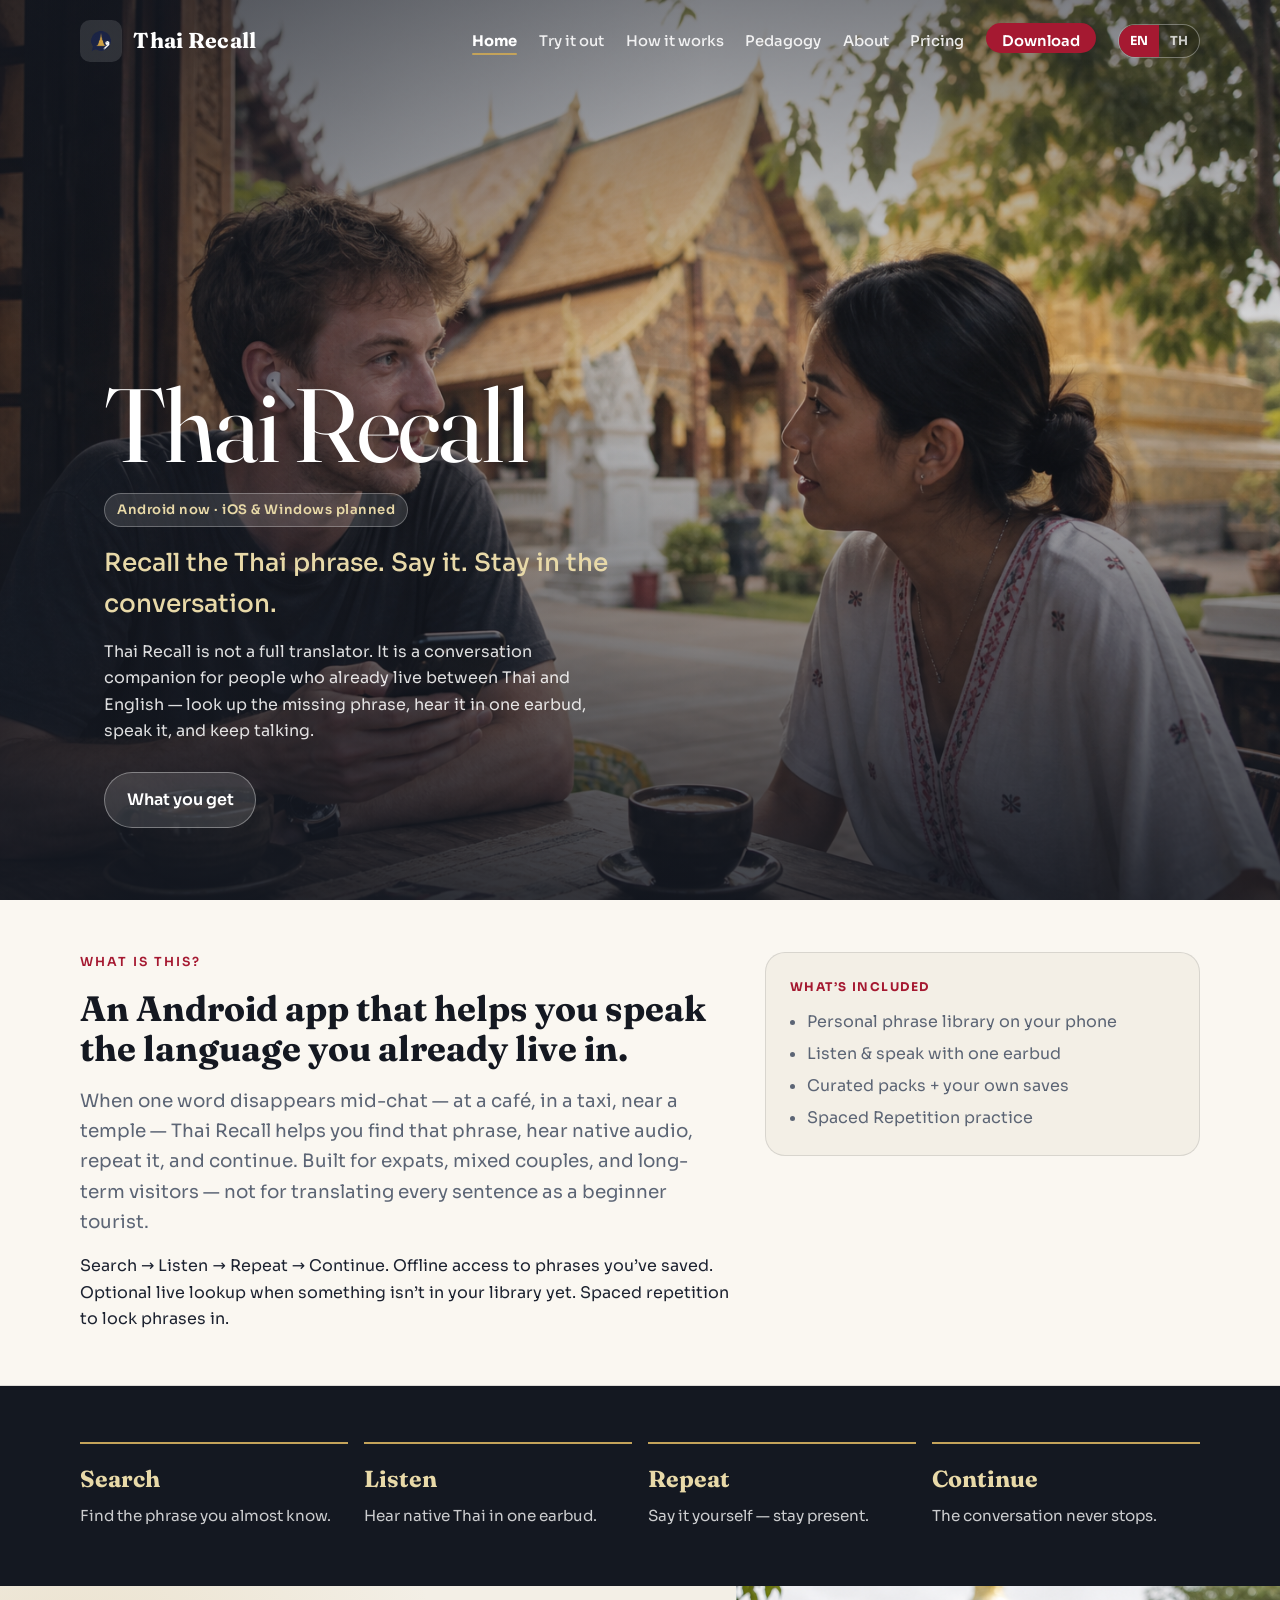
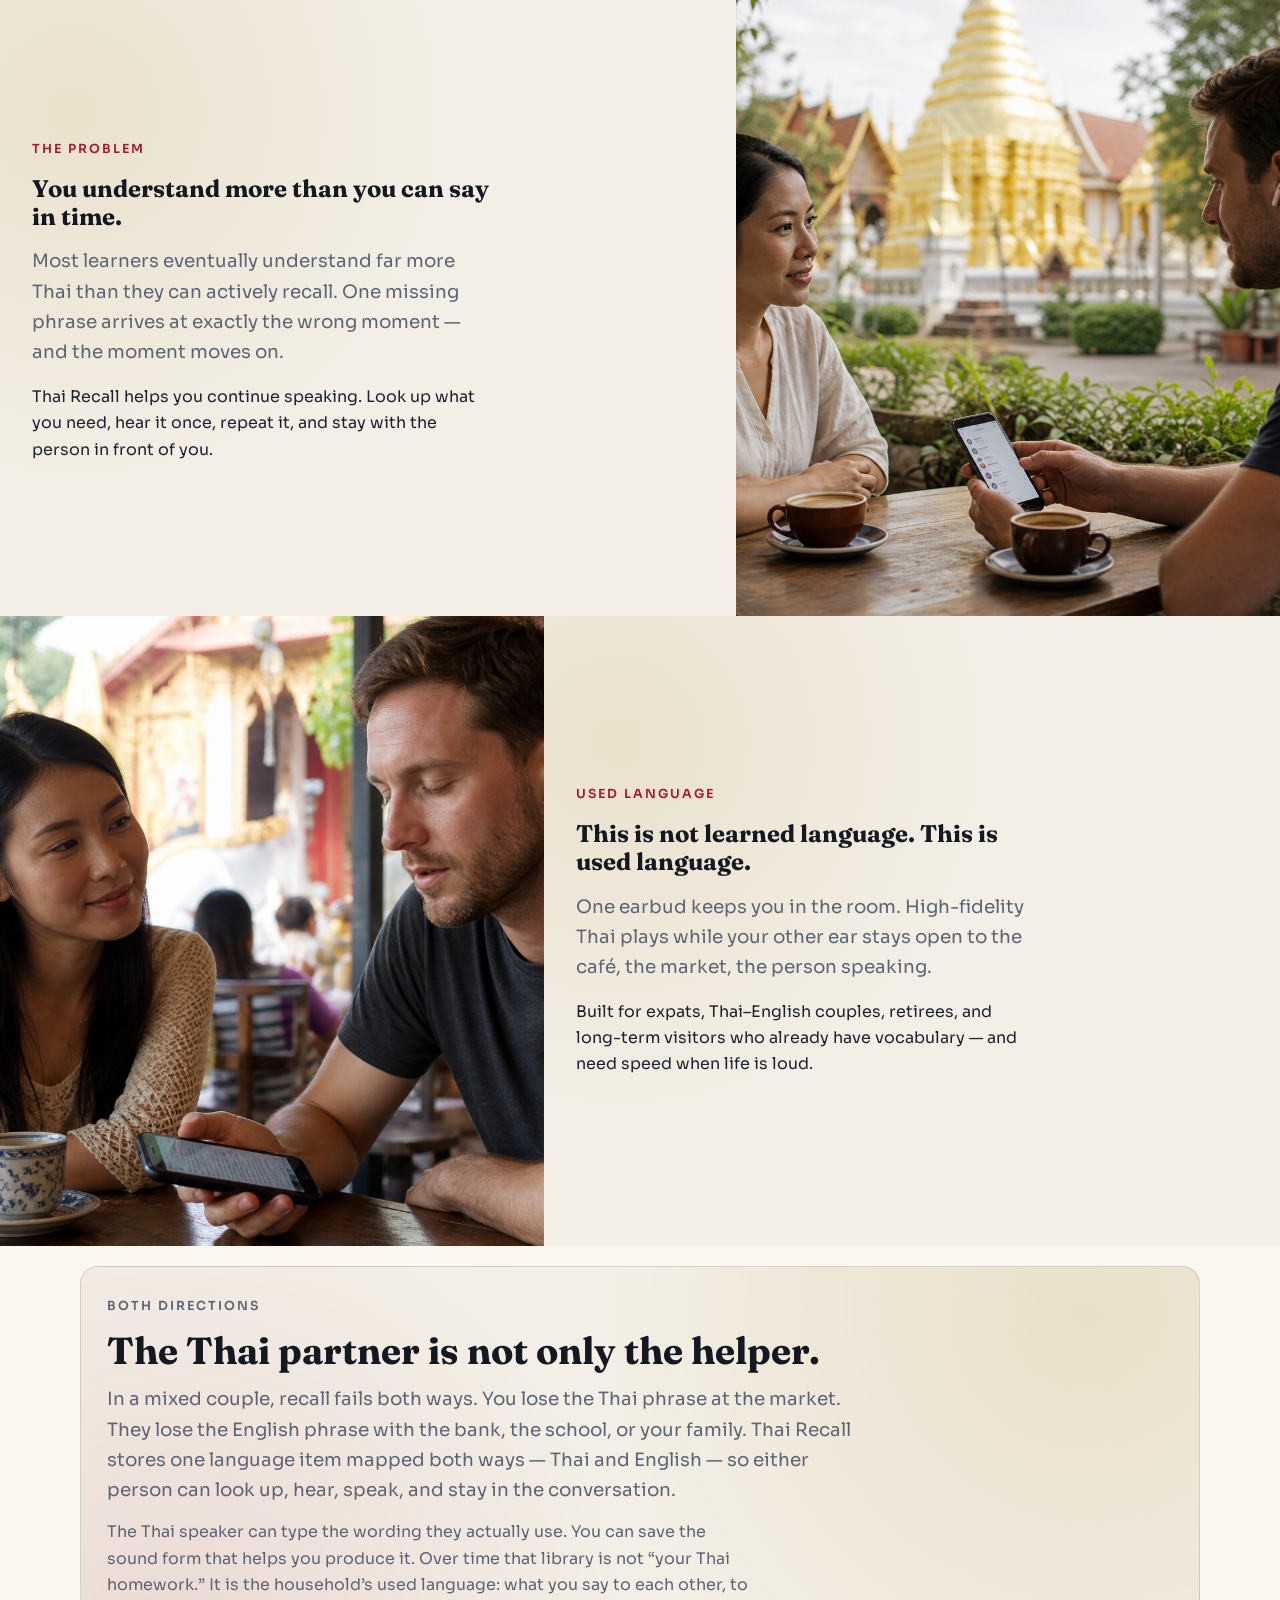
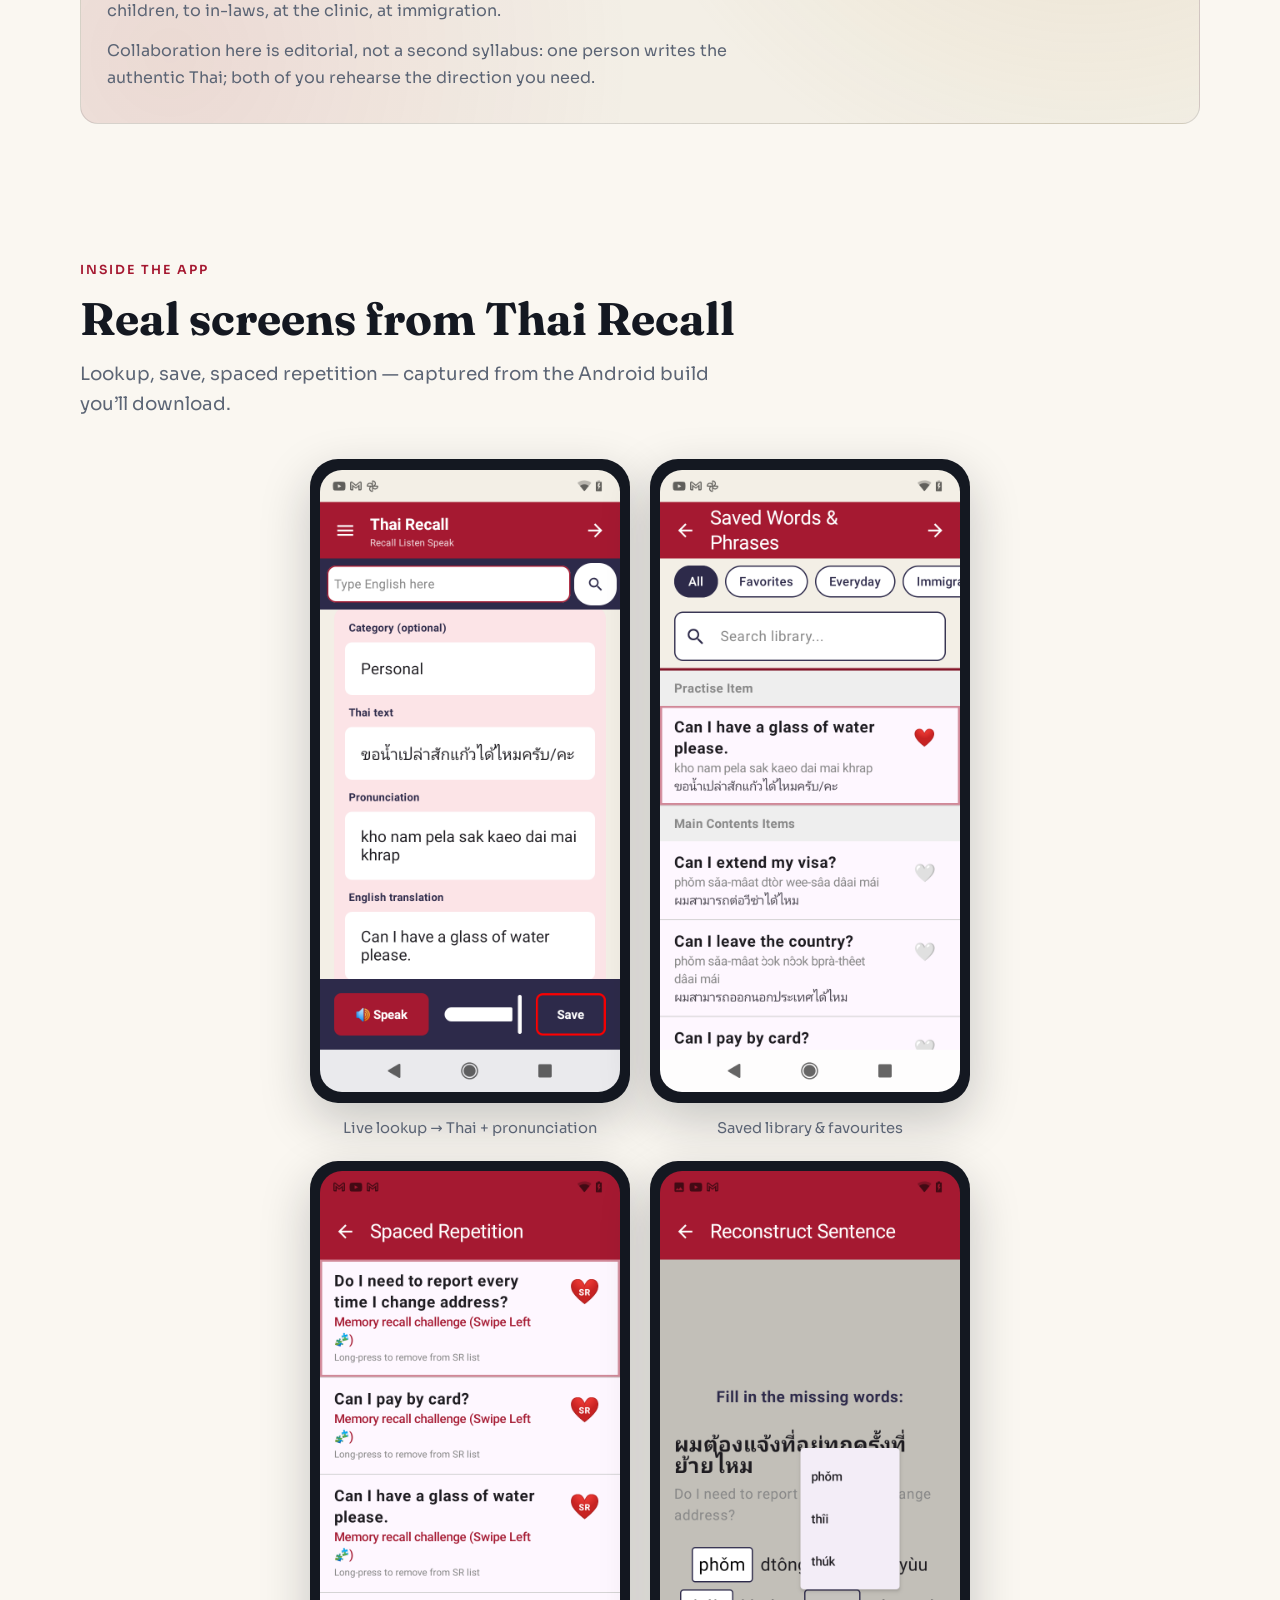
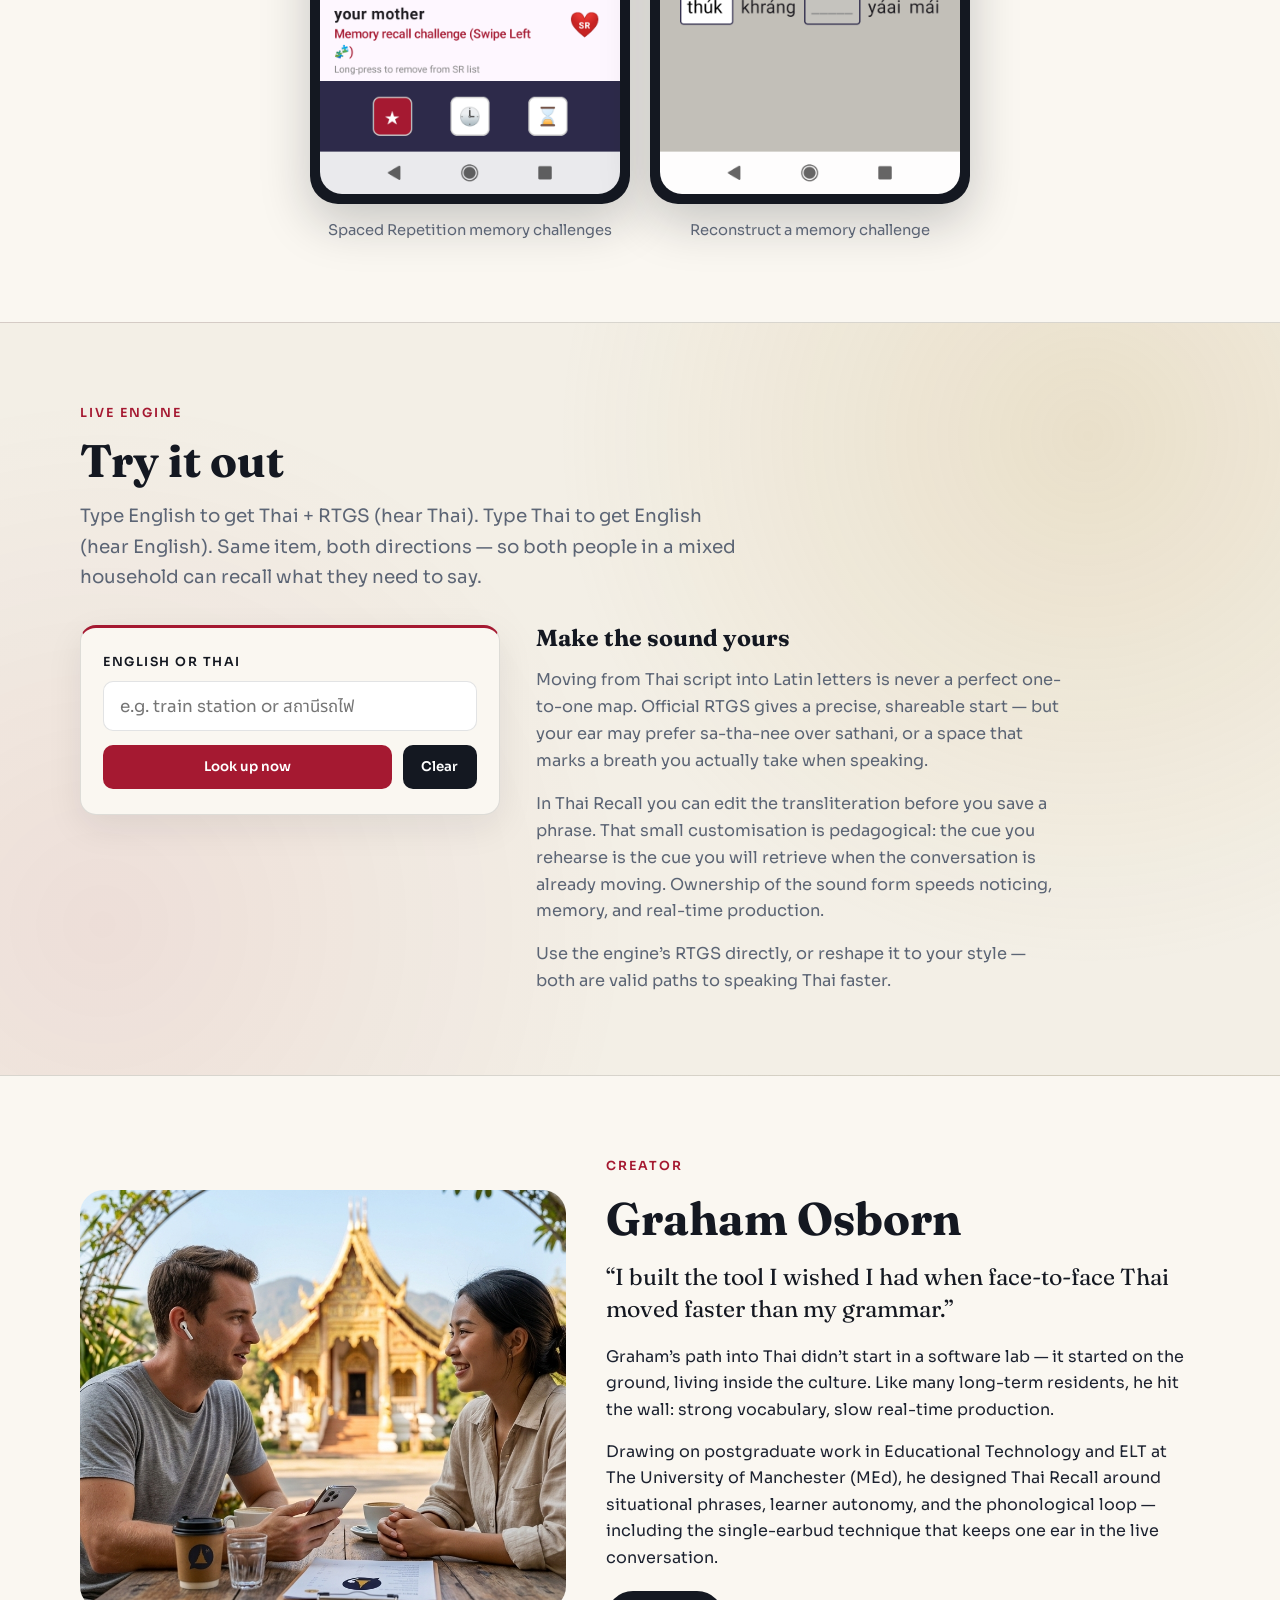
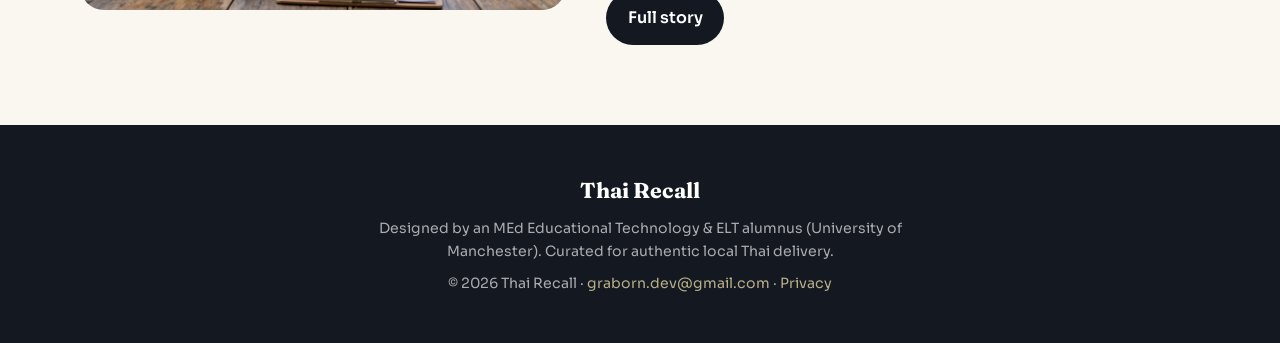
<file: index.html>
<!DOCTYPE html>
<html lang="en">
<head>
  <!-- Google tag (gtag.js) -->
  <script async src="https://www.googletagmanager.com/gtag/js?id=G-KN4TLPRSS0"></script>
  <script>
    window.dataLayer = window.dataLayer || [];
    function gtag(){dataLayer.push(arguments);}
    gtag('consent', 'default', {
      analytics_storage: 'granted',
      ad_storage: 'denied',
      ad_user_data: 'denied',
      ad_personalization: 'denied'
    });
    gtag('js', new Date());
    gtag('config', 'G-KN4TLPRSS0', { debug_mode: true });
  </script>
  <meta charset="UTF-8">
  <meta name="viewport" content="width=device-width, initial-scale=1.0">
  <title>Thai Recall — Speak Thai in real conversations | Android app</title>
  <meta name="description" content="Thai Recall helps expats, mixed couples, and immersed learners look up Thai and English phrases, hear pronunciation in one earbud, speak, and stay in the conversation. Spaced repetition Android app for used language — not textbook drills.">
  <meta name="robots" content="index, follow">
  <link rel="canonical" href="https://thairecall.com/">
  <meta property="og:type" content="website">
  <meta property="og:site_name" content="Thai Recall">
  <meta property="og:locale" content="en_GB">
  <meta property="og:locale:alternate" content="th_TH">
  <meta property="og:url" content="https://thairecall.com/">
  <meta property="og:title" content="Thai Recall — Speak Thai in real conversations | Android app">
  <meta property="og:description" content="Thai Recall helps expats, mixed couples, and immersed learners look up Thai and English phrases, hear pronunciation in one earbud, speak, and stay in the conversation. Spaced repetition Android app for used language — not textbook drills.">
  <meta property="og:image" content="https://thairecall.com/assets/cafe-scene-03-speak.png">
  <meta name="twitter:card" content="summary_large_image">
  <meta name="twitter:title" content="Thai Recall — Speak Thai in real conversations | Android app">
  <meta name="twitter:description" content="Thai Recall helps expats, mixed couples, and immersed learners look up Thai and English phrases, hear pronunciation in one earbud, speak, and stay in the conversation. Spaced repetition Android app for used language — not textbook drills.">
  <meta name="twitter:image" content="https://thairecall.com/assets/cafe-scene-03-speak.png">
  <meta name="theme-color" content="#a51931">
  <link rel="stylesheet" href="styles.css?v=20261028a">
  <link rel="icon" href="assets/app-icon.png">
  <script type="application/ld+json">
  {
    "@context": "https://schema.org",
    "@graph": [
      {
        "@type": "WebSite",
        "name": "Thai Recall",
        "url": "https://thairecall.com/",
        "inLanguage": ["en", "th"],
        "description": "Android app to look up Thai and English phrases, hear pronunciation, and speak in real conversations.">
      },
      {
        "@type": "SoftwareApplication",
        "name": "Thai Recall",
        "operatingSystem": "Android",
        "applicationCategory": "EducationalApplication",
        "url": "https://thairecall.com/",
        "image": "https://thairecall.com/assets/app-icon.png",
        "description": "Conversation companion for expats, mixed couples, and immersed learners: look up Thai or English, hear it in one earbud, speak, and stay in the conversation.",
        "author": {
          "@type": "Person",
          "name": "Graham Osborn"
        },
        "offers": [
          {
            "@type": "Offer",
            "price": "4.99",
            "priceCurrency": "GBP",
            "category": "Subscription"
          },
          {
            "@type": "Offer",
            "price": "30.00",
            "priceCurrency": "GBP",
            "category": "Purchase"
          }
        ]
      },
      {
        "@type": "Organization",
        "name": "Thai Recall",
        "url": "https://thairecall.com/",
        "email": "graborn.dev@gmail.com",
        "logo": "https://thairecall.com/assets/app-icon.png"
      }
    ]
  }
  </script>
</head>
<body data-page="home">

  <header class="site-header">
    <nav class="nav" data-i18n-aria="nav.aria">
      <a class="brand" href="index.html">
        <img src="assets/app-icon.png" alt="">
        <span>Thai Recall</span>
      </a>
      <button class="nav-toggle" type="button" aria-expanded="false" aria-controls="nav-menu" data-i18n="nav.menu">Menu</button>
      <ul class="nav-links" id="nav-menu">
        <li><a href="index.html" class="is-active" aria-current="page" data-i18n="nav.home">Home</a></li>
        <li><a href="#try-it-out" data-i18n="nav.try">Try it out</a></li>
        <li><a href="how-it-works.html" data-i18n="nav.how">How it works</a></li>
        <li><a href="pedagogy.html" data-i18n="nav.pedagogy">Pedagogy</a></li>
        <li><a href="about.html" data-i18n="nav.about">About</a></li>
        <li><a href="download.html#pricing" data-i18n="nav.pricing">Pricing</a></li>
        <li><a class="nav-cta" href="download.html" data-i18n="nav.download">Download</a></li>
      </ul>
      <div class="lang-switch" data-i18n-aria="lang.aria" role="group">
        <button type="button" data-set-lang="en" aria-pressed="true">EN</button>
        <button type="button" data-set-lang="th" aria-pressed="false">TH</button>
      </div>
    </nav>
  </header>

  <main>
    <section class="hero">
      <div class="hero-media" aria-hidden="true">
        <img src="assets/cafe-scene-03-speak.png" alt="">
      </div>
      <div class="hero-veil" aria-hidden="true"></div>
      <div class="hero-inner">
        <p class="hero-brand">Thai Recall</p>
        <a class="hero-product" href="download.html" data-i18n="home.productTag">Android now · iOS &amp; Windows planned</a>
        <p class="hero-line" data-i18n="home.heroLine">Recall the Thai phrase. Say it. Stay in the conversation.</p>
        <p class="hero-support" data-i18n="home.heroSupport">
          Thai Recall is not a full translator. It is a conversation companion for people who already live between Thai and English — look up the missing phrase, hear it in one earbud, speak it, and keep talking.
        </p>
        <div class="hero-actions">
          <a class="btn btn-ghost" href="#what-you-get" data-i18n="home.ctaWhat">What you get</a>
        </div>
      </div>
    </section>

    <section class="clarity" id="what-you-get">
      <div class="clarity-grid">
        <div class="stack">
          <p class="eyebrow" data-i18n="home.sellEyebrow">What is this?</p>
          <h2 data-i18n="home.sellH">An Android app that helps you speak the language you already live in.</h2>
          <p class="lead" data-i18n="home.sellLead">
            When one word disappears mid-chat — at a café, in a taxi, near a temple — Thai Recall helps you find that phrase, hear native audio, repeat it, and continue. Built for expats, mixed couples, and long-term visitors — not for translating every sentence as a beginner tourist.
          </p>
          <p data-i18n="home.sellP">
            Search → Listen → Repeat → Continue. Offline access to phrases you’ve saved. Optional live lookup when something isn’t in your library yet. Spaced repetition to lock phrases in.
          </p>
        </div>
        <aside class="clarity-buy">
          <p class="tag" data-i18n="home.buyTag">What’s included</p>
          <ul>
            <li data-i18n="home.buy1">Personal phrase library on your phone</li>
            <li data-i18n="home.buy2">Listen &amp; speak with one earbud</li>
            <li data-i18n="home.buy3">Curated packs + your own saves</li>
            <li data-i18n="home.buy4">Spaced Repetition practice</li>
          </ul>
        </aside>
      </div>
    </section>

    <section class="flow">
      <div class="flow-track">
        <div class="flow-step"><strong data-i18n="home.flowSearch">Search</strong><span data-i18n="home.flowSearchD">Find the phrase you almost know.</span></div>
        <div class="flow-step"><strong data-i18n="home.flowListen">Listen</strong><span data-i18n="home.flowListenD">Hear native Thai in one earbud.</span></div>
        <div class="flow-step"><strong data-i18n="home.flowRepeat">Repeat</strong><span data-i18n="home.flowRepeatD">Say it yourself — stay present.</span></div>
        <div class="flow-step"><strong data-i18n="home.flowContinue">Continue</strong><span data-i18n="home.flowContinueD">The conversation never stops.</span></div>
      </div>
    </section>

    <section class="scene reveal">
      <div class="scene-copy">
        <div class="wrap-local stack">
          <p class="eyebrow" data-i18n="home.probEyebrow">The problem</p>
          <h2 data-i18n="home.probH">You understand more than you can say in time.</h2>
          <p class="lead" data-i18n="home.probLead">
            Most learners eventually understand far more Thai than they can actively recall.
            One missing phrase arrives at exactly the wrong moment — and the moment moves on.
          </p>
          <p data-i18n="home.probP">
            Thai Recall helps you continue speaking. Look up what you need,
            hear it once, repeat it, and stay with the person in front of you.
          </p>
        </div>
      </div>
      <div class="scene-visual">
        <img src="assets/cafe-scene-01-search.png" alt="">
      </div>
    </section>

    <section class="scene reverse reveal">
      <div class="scene-copy">
        <div class="wrap-local stack">
          <p class="eyebrow" data-i18n="home.usedEyebrow">Used language</p>
          <h2 data-i18n="home.usedH">This is not learned language. This is used language.</h2>
          <p class="lead" data-i18n="home.usedLead">
            One earbud keeps you in the room. High-fidelity Thai plays while your other ear
            stays open to the café, the market, the person speaking.
          </p>
          <p data-i18n="home.usedP">
            Built for expats, Thai–English couples, retirees, and long-term visitors who already have
            vocabulary — and need speed when life is loud.
          </p>
        </div>
      </div>
      <div class="scene-visual">
        <img src="assets/cafe-scene-02-listen.png" alt="">
      </div>
    </section>

    <section class="section both-section">
      <div class="wrap section-narrow both-ways reveal">
        <p class="eyebrow" data-i18n="home.bothEyebrow">Both directions</p>
        <h2 data-i18n="home.bothH">The Thai partner is not only the helper.</h2>
        <p class="lead" data-i18n="home.bothLead">
          In a mixed couple, recall fails both ways. You lose the Thai phrase at the market. They lose the English phrase with the bank, the school, or your family. Thai Recall stores one language item mapped both ways — Thai and English — so either person can look up, hear, speak, and stay in the conversation.
        </p>
        <p data-i18n="home.bothP1">
          The Thai speaker can type the wording they actually use. You can save the sound form that helps you produce it. Over time that library is not “your Thai homework.” It is the household’s used language: what you say to each other, to children, to in-laws, at the clinic, at immigration.
        </p>
        <p data-i18n="home.bothP2">
          Collaboration here is editorial, not a second syllabus: one person writes the authentic Thai; both of you rehearse the direction you need.
        </p>
      </div>
    </section>

    <section class="section">
      <div class="wrap reveal">
        <p class="eyebrow" data-i18n="home.appEyebrow">Inside the app</p>
        <h2 data-i18n="home.appH">Real screens from Thai Recall</h2>
        <p class="lead" data-i18n="home.appLead">
          Lookup, save, spaced repetition — captured from the Android build you’ll download.
        </p>
        <div class="phone-grid">
          <figure>
            <div class="phone-frame">
              <img src="assets/phone/phone-temple-phrase.png?v=20260825b"
                   data-src-en="assets/phone/phone-temple-phrase.png?v=20260825b"
                   data-src-th="assets/phone/th/phone-temple-phrase.png?v=20260920c"
                   alt="">
            </div>
            <figcaption class="phone-caption" data-i18n="home.cap1">Live lookup → Thai + pronunciation</figcaption>
          </figure>
          <figure>
            <div class="phone-frame">
              <img src="assets/phone/phone-drawer.png?v=20260825b"
                   data-src-en="assets/phone/phone-drawer.png?v=20260825b"
                   data-src-th="assets/phone/th/phone-drawer.png?v=20260920d"
                   alt="">
            </div>
            <figcaption class="phone-caption" data-i18n="home.cap3">Saved library &amp; favourites</figcaption>
          </figure>
          <figure>
            <div class="phone-frame">
              <img src="assets/phone/phone-sr-mode.png?v=20260825b"
                   data-src-en="assets/phone/phone-sr-mode.png?v=20260825b"
                   data-src-th="assets/phone/th/phone-sr-mode.png?v=20260920c"
                   alt="">
            </div>
            <figcaption class="phone-caption" data-i18n="home.cap2">Spaced Repetition memory challenges</figcaption>
          </figure>
          <figure>
            <div class="phone-frame">
              <img src="assets/phone/phone-sr-detail.png?v=20260825b"
                   data-src-en="assets/phone/phone-sr-detail.png?v=20260825b"
                   data-src-th="assets/phone/th/phone-sr-detail.png?v=20260920c"
                   alt="">
            </div>
            <figcaption class="phone-caption" data-i18n="home.cap4">Reconstruct a memory challenge</figcaption>
          </figure>
        </div>
      </div>
    </section>

    <section class="section try-section" id="try-it-out">
      <div class="wrap reveal">
        <p class="eyebrow" data-i18n="home.tryEyebrow">Live engine</p>
        <h2 data-i18n="home.tryH">Try it out</h2>
        <p class="lead" data-i18n="home.tryLead">
          Type English to get Thai + RTGS (hear Thai). Type Thai to get English (hear English). Same item, both directions — so both people in a mixed household can recall what they need to say.
        </p>
        <div class="try-layout">
          <div class="try-demo" id="thairecall-demo">
            <label class="try-label" for="thai-input" data-i18n="home.tryLabel">English or Thai</label>
            <input type="text" id="thai-input" class="try-input"
                   data-i18n-placeholder="home.tryPlaceholder"
                   placeholder="e.g. train station or สถานีรถไฟ"
                   autocomplete="off" spellcheck="false" inputmode="text">
            <p class="try-input-error" id="try-input-error" hidden></p>
            <div class="try-actions">
              <button type="button" class="btn btn-primary try-btn" id="thai-transliterate" data-i18n="home.tryBtn">
                Look up now
              </button>
              <button type="button" class="btn btn-ink try-clear" id="thai-clear" data-i18n="home.tryClear">
                Clear
              </button>
            </div>
            <div class="try-result" id="result-area" hidden>
              <div class="try-thai-row">
                <div>
                  <p class="try-result-label" id="primary-label" data-i18n="home.tryThaiLabel">Thai</p>
                  <p class="try-result-thai" id="thai-output" lang="th"></p>
                </div>
                <button type="button" class="btn btn-ink try-speak" id="thai-speak" hidden data-i18n="home.trySpeak">
                  Hear it
                </button>
              </div>
              <div id="rtgs-block">
                <label class="try-result-label" for="rtgs-output" id="rtgs-label" data-i18n="home.tryResultLabel">Precision RTGS — editable</label>
                <textarea id="rtgs-output" class="try-rtgs-edit" rows="2" spellcheck="false"
                          data-i18n-placeholder="home.tryEditHint"
                          placeholder="Edit to match how you hear and say it"
                          aria-live="polite"></textarea>
                <p class="try-edit-note" id="rtgs-note" data-i18n="home.tryEditNote">Same as in the app: save the spelling that helps you speak under pressure.</p>
              </div>
            </div>
          </div>
          <aside class="try-aside stack">
            <h3 data-i18n="home.tryCustomH">Make the sound yours</h3>
            <p data-i18n="home.tryCustomP1">
              Moving from Thai script into Latin letters is never a perfect one-to-one map. Official RTGS gives a precise, shareable start — but your ear may prefer sa-tha-nee over sathani, or a space that marks a breath you actually take when speaking.
            </p>
            <p data-i18n="home.tryCustomP2">
              In Thai Recall you can edit the transliteration before you save a phrase. That small customisation is pedagogical: the cue you rehearse is the cue you will retrieve when the conversation is already moving. Ownership of the sound form speeds noticing, memory, and real-time production.
            </p>
            <p data-i18n="home.tryCustomP3">
              Use the engine’s RTGS directly, or reshape it to your style — both are valid paths to speaking Thai faster.
            </p>
          </aside>
        </div>
      </div>
    </section>

    <section class="section">
      <div class="wrap about reveal">
        <div class="about-photo">
          <img src="assets/hero-chiang-mai.png" alt="">
        </div>
        <div class="stack">
          <p class="eyebrow" data-i18n="home.creatorEyebrow">Creator</p>
          <h2>Graham Osborn</h2>
          <blockquote data-i18n="home.quote">“I built the tool I wished I had when face-to-face Thai moved faster than my grammar.”</blockquote>
          <p data-i18n="home.creatorP1">
            Graham’s path into Thai didn’t start in a software lab — it started on the ground,
            living inside the culture. Like many long-term residents, he hit the wall:
            strong vocabulary, slow real-time production.
          </p>
          <p data-i18n="home.creatorP2">
            Drawing on postgraduate work in Educational Technology and ELT at
            The University of Manchester (MEd), he designed Thai Recall
            around situational phrases, learner autonomy, and the phonological loop —
            including the single-earbud technique that keeps one ear in the live conversation.
          </p>
          <p style="margin-top: 1.25rem;">
            <a class="btn btn-ink" href="about.html" data-i18n="home.fullStory">Full story</a>
          </p>
        </div>
      </div>
    </section>
  </main>

  <footer class="site-footer">
    <p><strong>Thai Recall</strong></p>
    <p class="footer-fine" data-i18n="home.footerBio">
      Designed by an MEd Educational Technology &amp; ELT alumnus (University of Manchester).
      Curated for authentic local Thai delivery.
    </p>
    <p class="footer-fine">
      <span data-i18n="home.footerLinks">© 2026 Thai Recall ·</span>
      <a href="mailto:graborn.dev@gmail.com">graborn.dev@gmail.com</a> ·
      <a href="privacy.html" data-i18n="footer.privacy">Privacy</a>
    </p>
  </footer>

  <script src="site-config.js?v=20261003a"></script>
  <script src="i18n.js?v=20261028c"></script>
  <script src="site.js?v=20261003a"></script>
</body>
</html>
</file>
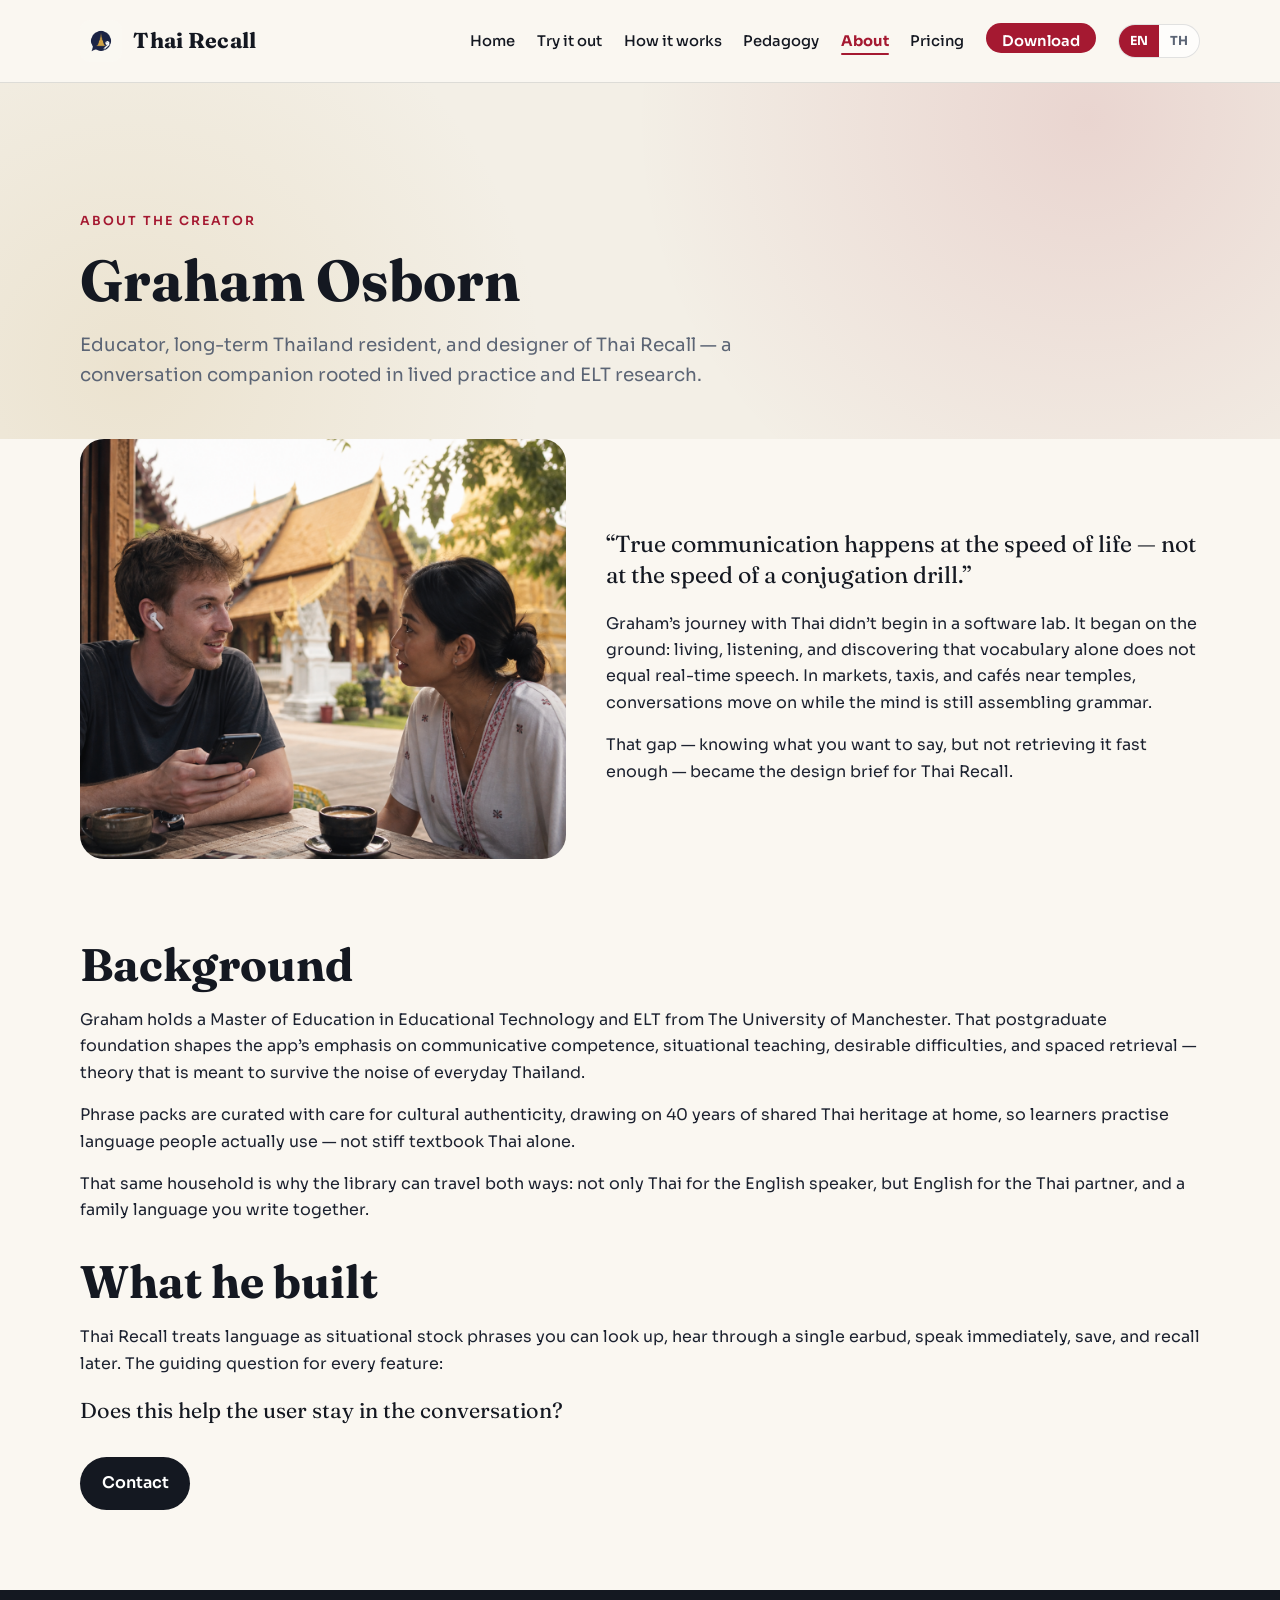
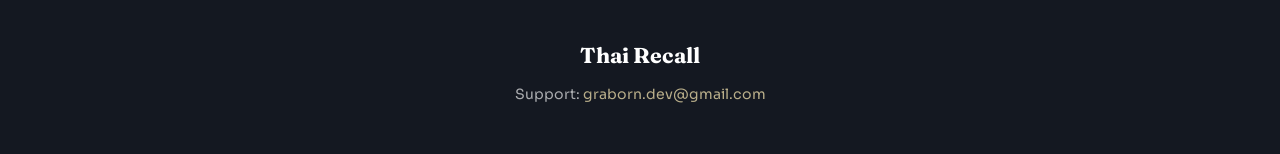
<file: about.html>
<!DOCTYPE html>
<html lang="en">
<head>
  <!-- Google tag (gtag.js) -->
  <script async src="https://www.googletagmanager.com/gtag/js?id=G-KN4TLPRSS0"></script>
  <script>
    window.dataLayer = window.dataLayer || [];
    function gtag(){dataLayer.push(arguments);}
    gtag('consent', 'default', {
      analytics_storage: 'granted',
      ad_storage: 'denied',
      ad_user_data: 'denied',
      ad_personalization: 'denied'
    });
    gtag('js', new Date());
    gtag('config', 'G-KN4TLPRSS0', { debug_mode: true });
  </script>
  <meta charset="UTF-8">
  <meta name="viewport" content="width=device-width, initial-scale=1.0">
  <title>About Graham Osborn — creator of Thai Recall</title>
  <meta name="description" content="Graham Osborn (MEd Educational Technology &amp; ELT, University of Manchester) built Thai Recall from long-term life in Thailand — a conversation companion for people who already know some Thai.">
  <meta name="robots" content="index, follow">
  <link rel="canonical" href="https://thairecall.com/about.html">
  <meta property="og:type" content="website">
  <meta property="og:site_name" content="Thai Recall">
  <meta property="og:locale" content="en_GB">
  <meta property="og:locale:alternate" content="th_TH">
  <meta property="og:url" content="https://thairecall.com/about.html">
  <meta property="og:title" content="About Graham Osborn — creator of Thai Recall">
  <meta property="og:description" content="Graham Osborn (MEd Educational Technology &amp; ELT, University of Manchester) built Thai Recall from long-term life in Thailand — a conversation companion for people who already know some Thai.">
  <meta property="og:image" content="https://thairecall.com/assets/cafe-scene-03-speak.png">
  <meta name="twitter:card" content="summary_large_image">
  <meta name="twitter:title" content="About Graham Osborn — creator of Thai Recall">
  <meta name="twitter:description" content="Graham Osborn (MEd Educational Technology &amp; ELT, University of Manchester) built Thai Recall from long-term life in Thailand — a conversation companion for people who already know some Thai.">
  <meta name="twitter:image" content="https://thairecall.com/assets/cafe-scene-03-speak.png">
  <meta name="theme-color" content="#a51931">
  <link rel="stylesheet" href="styles.css?v=20260920a">
  <link rel="icon" href="assets/app-icon.png">
</head>
<body data-page="about">

  <header class="site-header on-light">
    <nav class="nav" data-i18n-aria="nav.aria">
      <a class="brand" href="index.html">
        <img src="assets/app-icon.png" alt="">
        <span>Thai Recall</span>
      </a>
      <button class="nav-toggle" type="button" aria-expanded="false" aria-controls="nav-menu" data-i18n="nav.menu">Menu</button>
      <ul class="nav-links" id="nav-menu">
        <li><a href="index.html" data-i18n="nav.home">Home</a></li>
        <li><a href="index.html#try-it-out" data-i18n="nav.try">Try it out</a></li>
        <li><a href="how-it-works.html" data-i18n="nav.how">How it works</a></li>
        <li><a href="pedagogy.html" data-i18n="nav.pedagogy">Pedagogy</a></li>
        <li><a href="about.html" class="is-active" aria-current="page" data-i18n="nav.about">About</a></li>
        <li><a href="download.html#pricing" data-i18n="nav.pricing">Pricing</a></li>
        <li><a class="nav-cta" href="download.html" data-i18n="nav.download">Download</a></li>
      </ul>
      <div class="lang-switch" data-i18n-aria="lang.aria" role="group">
        <button type="button" data-set-lang="en" aria-pressed="true">EN</button>
        <button type="button" data-set-lang="th" aria-pressed="false">TH</button>
      </div>
    </nav>
  </header>

  <main>
    <section class="page-hero">
      <div class="wrap stack">
        <p class="eyebrow" data-i18n="about.eyebrow">About the creator</p>
        <h1>Graham Osborn</h1>
        <p class="lead" data-i18n="about.lead">
          Educator, long-term Thailand resident, and designer of Thai Recall —
          a conversation companion rooted in lived practice and ELT research.
        </p>
      </div>
    </section>

    <section class="section" style="padding-top: 0;">
      <div class="wrap about reveal">
        <div class="about-photo">
          <img src="assets/cafe-scene-03-speak.png" alt="">
        </div>
        <div class="stack">
          <blockquote data-i18n="about.quote">
            “True communication happens at the speed of life — not at the speed of a conjugation drill.”
          </blockquote>
          <p data-i18n="about.p1">
            Graham’s journey with Thai didn’t begin in a software lab. It began on the ground:
            living, listening, and discovering that vocabulary alone does not equal
            real-time speech. In markets, taxis, and cafés near temples, conversations
            move on while the mind is still assembling grammar.
          </p>
          <p data-i18n="about.p2">
            That gap — knowing what you want to say, but not retrieving it fast enough —
            became the design brief for Thai Recall.
          </p>
        </div>
      </div>
    </section>

    <section class="section" style="padding-top: 0;">
      <div class="wrap section-narrow stack reveal">
        <h2 data-i18n="about.bg">Background</h2>
        <p data-i18n="about.bg1">
          Graham holds a Master of Education in Educational Technology and ELT
          from The University of Manchester. That postgraduate foundation
          shapes the app’s emphasis on communicative competence, situational teaching,
          desirable difficulties, and spaced retrieval — theory that is meant to survive
          the noise of everyday Thailand.
        </p>
        <p data-i18n="about.bg2">
          Phrase packs are curated with care for cultural authenticity, drawing on
          40 years of shared Thai heritage at home, so learners practise
          language people actually use — not stiff textbook Thai alone.
        </p>
        <p data-i18n="about.bg3">
          That same household is why the library can travel both ways: not only Thai for the English speaker, but English for the Thai partner, and a family language you write together.
        </p>
        <h2 style="margin-top: 2rem;" data-i18n="about.built">What he built</h2>
        <p data-i18n="about.builtP">
          Thai Recall treats language as situational stock phrases you can look up,
          hear through a single earbud, speak immediately, save, and recall later.
          The guiding question for every feature:
        </p>
        <p style="font-family: var(--font-display); font-size: 1.35rem; color: var(--ink);" data-i18n="about.guide">
          Does this help the user stay in the conversation?
        </p>
        <p style="margin-top: 1.75rem;">
          <a class="btn btn-ink" href="mailto:graborn.dev@gmail.com" data-i18n="about.ctaContact">Contact</a>
        </p>
      </div>
    </section>
  </main>

  <footer class="site-footer">
    <p><strong>Thai Recall</strong></p>
    <p class="footer-fine">
      <span data-i18n="about.support">Support:</span>
      <a href="mailto:graborn.dev@gmail.com">graborn.dev@gmail.com</a>
    </p>
  </footer>
  <script src="i18n.js?v=20261028c"></script>
  <script src="site.js?v=20261003a"></script>
</body>
</html>
</file>
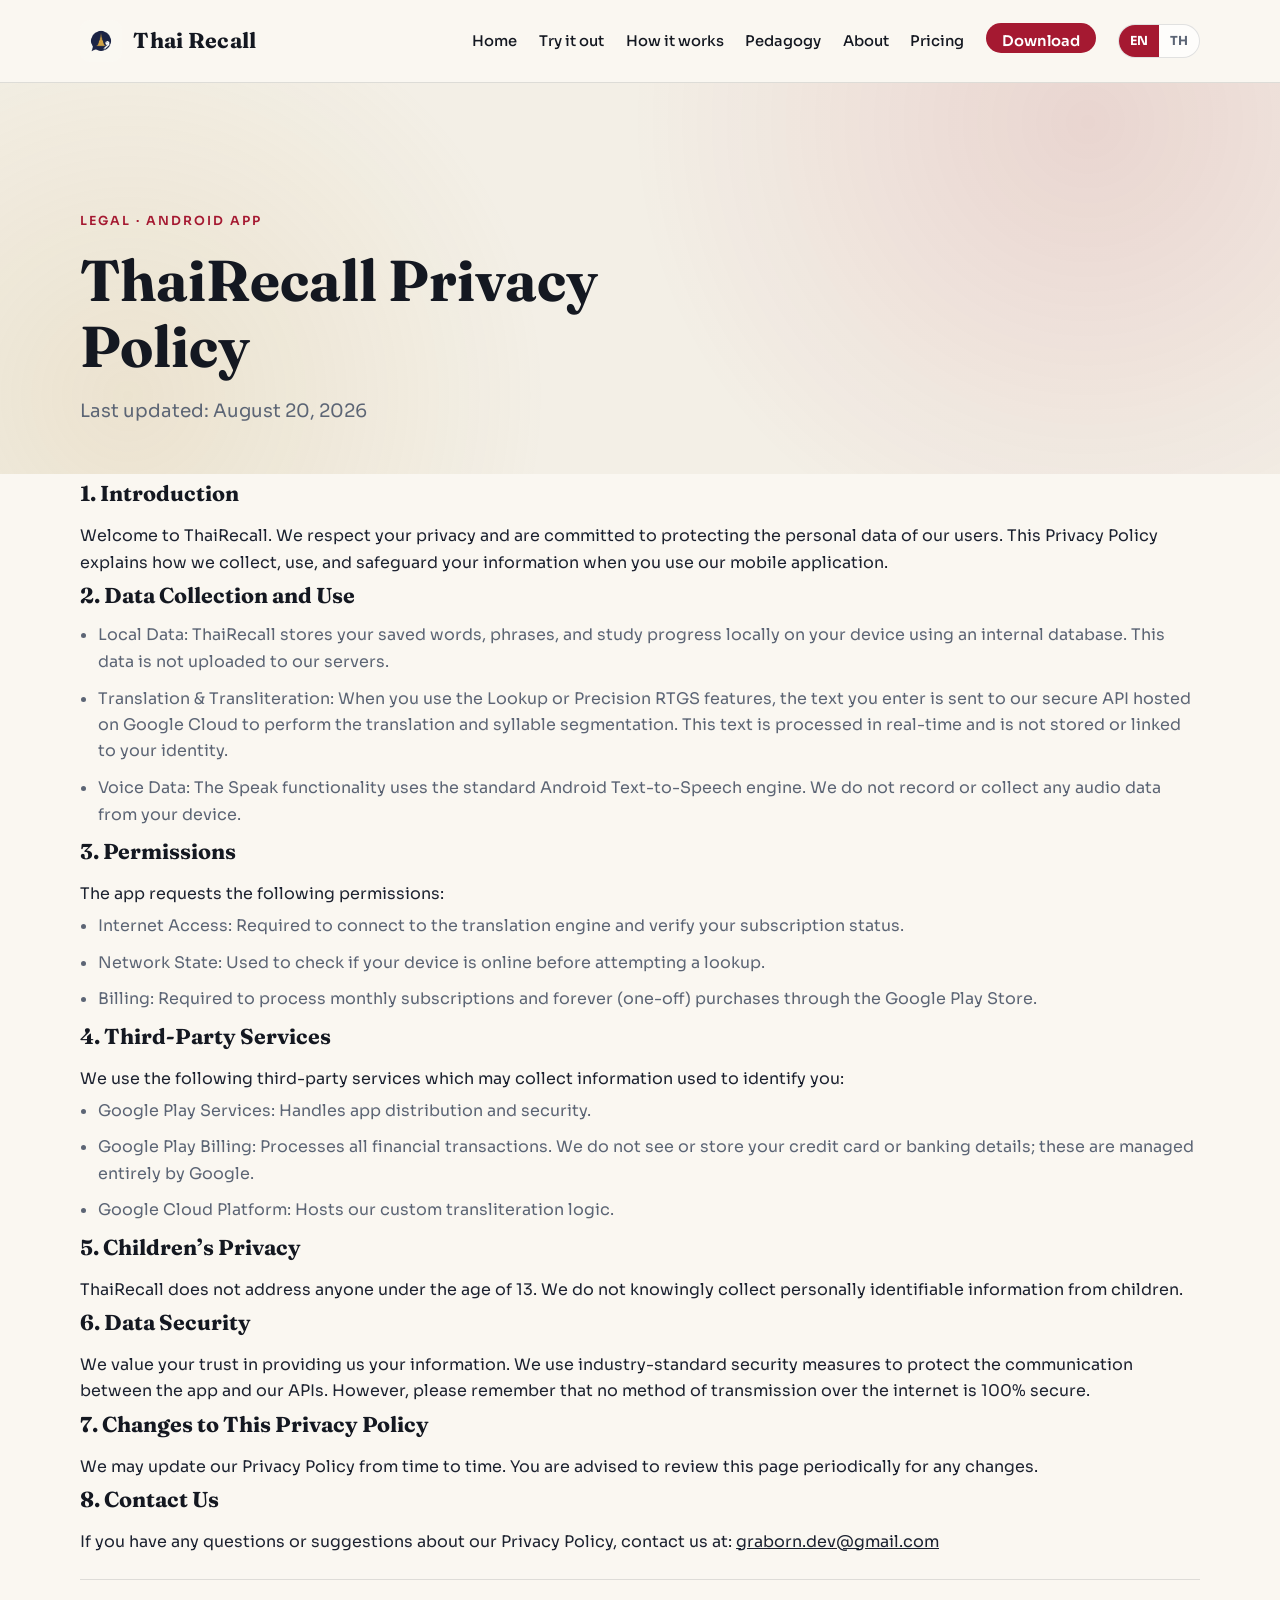
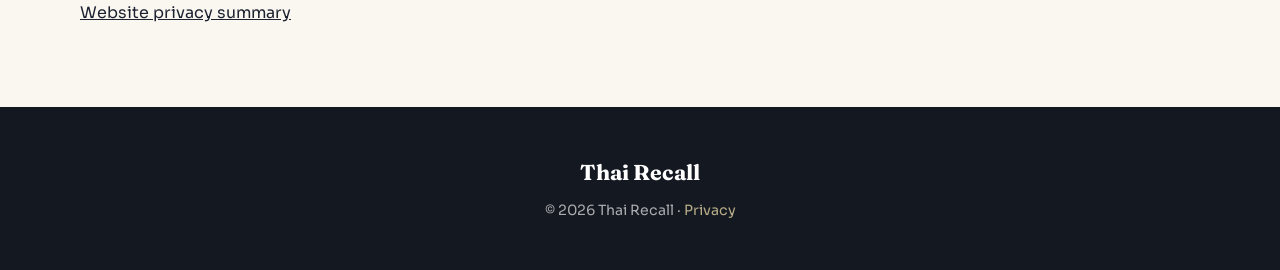
<file: app-privacy.html>
<!DOCTYPE html>
<html lang="en">
<head>
  <!-- Google tag (gtag.js) -->
  <script async src="https://www.googletagmanager.com/gtag/js?id=G-KN4TLPRSS0"></script>
  <script>
    window.dataLayer = window.dataLayer || [];
    function gtag(){dataLayer.push(arguments);}
    gtag('consent', 'default', {
      analytics_storage: 'granted',
      ad_storage: 'denied',
      ad_user_data: 'denied',
      ad_personalization: 'denied'
    });
    gtag('js', new Date());
    gtag('config', 'G-KN4TLPRSS0', { debug_mode: true });
  </script>
  <meta charset="UTF-8">
  <meta name="viewport" content="width=device-width, initial-scale=1.0">
  <title>ThaiRecall Privacy Policy — Android app</title>
  <meta name="description" content="Privacy Policy for the Thai Recall Android app: local storage, lookups, permissions, Google Play Billing, and third-party services.">
  <meta name="robots" content="index, follow">
  <link rel="canonical" href="https://thairecall.com/app-privacy.html">
  <meta property="og:type" content="website">
  <meta property="og:site_name" content="Thai Recall">
  <meta property="og:locale" content="en_GB">
  <meta property="og:locale:alternate" content="th_TH">
  <meta property="og:url" content="https://thairecall.com/app-privacy.html">
  <meta property="og:title" content="ThaiRecall Privacy Policy — Android app">
  <meta property="og:description" content="Privacy Policy for the Thai Recall Android app: local storage, lookups, permissions, Google Play Billing, and third-party services.">
  <meta property="og:image" content="https://thairecall.com/assets/cafe-scene-03-speak.png">
  <meta name="twitter:card" content="summary_large_image">
  <meta name="twitter:title" content="ThaiRecall Privacy Policy — Android app">
  <meta name="twitter:description" content="Privacy Policy for the Thai Recall Android app: local storage, lookups, permissions, Google Play Billing, and third-party services.">
  <meta name="twitter:image" content="https://thairecall.com/assets/cafe-scene-03-speak.png">
  <meta name="theme-color" content="#a51931">
  <link rel="stylesheet" href="styles.css?v=20260920a">
  <link rel="icon" href="assets/app-icon.png">
</head>
<body data-page="app-privacy">

  <header class="site-header on-light">
    <nav class="nav" data-i18n-aria="nav.aria">
      <a class="brand" href="index.html">
        <img src="assets/app-icon.png" alt="">
        <span>Thai Recall</span>
      </a>
      <button class="nav-toggle" type="button" aria-expanded="false" aria-controls="nav-menu" data-i18n="nav.menu">Menu</button>
      <ul class="nav-links" id="nav-menu">
        <li><a href="index.html" data-i18n="nav.home">Home</a></li>
        <li><a href="index.html#try-it-out" data-i18n="nav.try">Try it out</a></li>
        <li><a href="how-it-works.html" data-i18n="nav.how">How it works</a></li>
        <li><a href="pedagogy.html" data-i18n="nav.pedagogy">Pedagogy</a></li>
        <li><a href="about.html" data-i18n="nav.about">About</a></li>
        <li><a href="download.html#pricing" data-i18n="nav.pricing">Pricing</a></li>
        <li><a class="nav-cta" href="download.html" data-i18n="nav.download">Download</a></li>
      </ul>
      <div class="lang-switch" data-i18n-aria="lang.aria" role="group">
        <button type="button" data-set-lang="en" aria-pressed="true">EN</button>
        <button type="button" data-set-lang="th" aria-pressed="false">TH</button>
      </div>
    </nav>
  </header>

  <main>
    <section class="page-hero">
      <div class="wrap stack">
        <p class="eyebrow" data-i18n="apppriv.eyebrow">Legal · Android app</p>
        <h1 data-i18n="apppriv.h1">ThaiRecall Privacy Policy</h1>
        <p class="lead" data-i18n="apppriv.updated">Last updated: August 20, 2026</p>
      </div>
    </section>

    <section class="section" style="padding-top: 0;">
      <div class="wrap section-narrow stack reveal policy-body">
        <h2 data-i18n="apppriv.s1h">1. Introduction</h2>
        <p data-i18n="apppriv.s1p">
          Welcome to ThaiRecall. We respect your privacy and are committed to protecting the personal data of our users. This Privacy Policy explains how we collect, use, and safeguard your information when you use our mobile application.
        </p>

        <h2 data-i18n="apppriv.s2h">2. Data Collection and Use</h2>
        <ul>
          <li data-i18n="apppriv.s2local"><strong>Local Data:</strong> ThaiRecall stores your saved words, phrases, and study progress locally on your device using an internal database. This data is not uploaded to our servers.</li>
          <li data-i18n="apppriv.s2lookup"><strong>Translation &amp; Transliteration:</strong> When you use the Lookup or Precision RTGS features, the text you enter is sent to our secure API hosted on Google Cloud to perform the translation and syllable segmentation. This text is processed in real-time and is not stored or linked to your identity.</li>
          <li data-i18n="apppriv.s2voice"><strong>Voice Data:</strong> The Speak functionality uses the standard Android Text-to-Speech engine. We do not record or collect any audio data from your device.</li>
        </ul>

        <h2 data-i18n="apppriv.s3h">3. Permissions</h2>
        <p data-i18n="apppriv.s3lead">The app requests the following permissions:</p>
        <ul>
          <li data-i18n="apppriv.s3net"><strong>Internet Access:</strong> Required to connect to the translation engine and verify your subscription status.</li>
          <li data-i18n="apppriv.s3state"><strong>Network State:</strong> Used to check if your device is online before attempting a lookup.</li>
          <li data-i18n="apppriv.s3bill"><strong>Billing:</strong> Required to process monthly subscriptions and forever (one-off) purchases through the Google Play Store.</li>
        </ul>

        <h2 data-i18n="apppriv.s4h">4. Third-Party Services</h2>
        <p data-i18n="apppriv.s4lead">We use the following third-party services which may collect information used to identify you:</p>
        <ul>
          <li data-i18n="apppriv.s4play"><strong>Google Play Services:</strong> Handles app distribution and security.</li>
          <li data-i18n="apppriv.s4bill"><strong>Google Play Billing:</strong> Processes all financial transactions. We do not see or store your credit card or banking details; these are managed entirely by Google.</li>
          <li data-i18n="apppriv.s4gcp"><strong>Google Cloud Platform:</strong> Hosts our custom transliteration logic.</li>
        </ul>

        <h2 data-i18n="apppriv.s5h">5. Children’s Privacy</h2>
        <p data-i18n="apppriv.s5p">
          ThaiRecall does not address anyone under the age of 13. We do not knowingly collect personally identifiable information from children.
        </p>

        <h2 data-i18n="apppriv.s6h">6. Data Security</h2>
        <p data-i18n="apppriv.s6p">
          We value your trust in providing us your information. We use industry-standard security measures to protect the communication between the app and our APIs. However, please remember that no method of transmission over the internet is 100% secure.
        </p>

        <h2 data-i18n="apppriv.s7h">7. Changes to This Privacy Policy</h2>
        <p data-i18n="apppriv.s7p">
          We may update our Privacy Policy from time to time. You are advised to review this page periodically for any changes.
        </p>

        <h2 data-i18n="apppriv.s8h">8. Contact Us</h2>
        <p>
          <span data-i18n="apppriv.s8p">If you have any questions or suggestions about our Privacy Policy, contact us at:</span>
          <a href="mailto:graborn.dev@gmail.com">graborn.dev@gmail.com</a>
        </p>

        <p class="policy-site-link">
          <a href="privacy.html" data-i18n="apppriv.siteLink">Website privacy summary</a>
        </p>
      </div>
    </section>
  </main>

  <footer class="site-footer">
    <p><strong>Thai Recall</strong></p>
    <p class="footer-fine">
      <span data-i18n="apppriv.footer">© 2026 Thai Recall ·</span>
      <a href="privacy.html" data-i18n="footer.privacy">Privacy</a>
    </p>
  </footer>

  <script src="i18n.js?v=20261028c"></script>
  <script src="site.js?v=20261003a"></script>
</body>
</html>
</file>
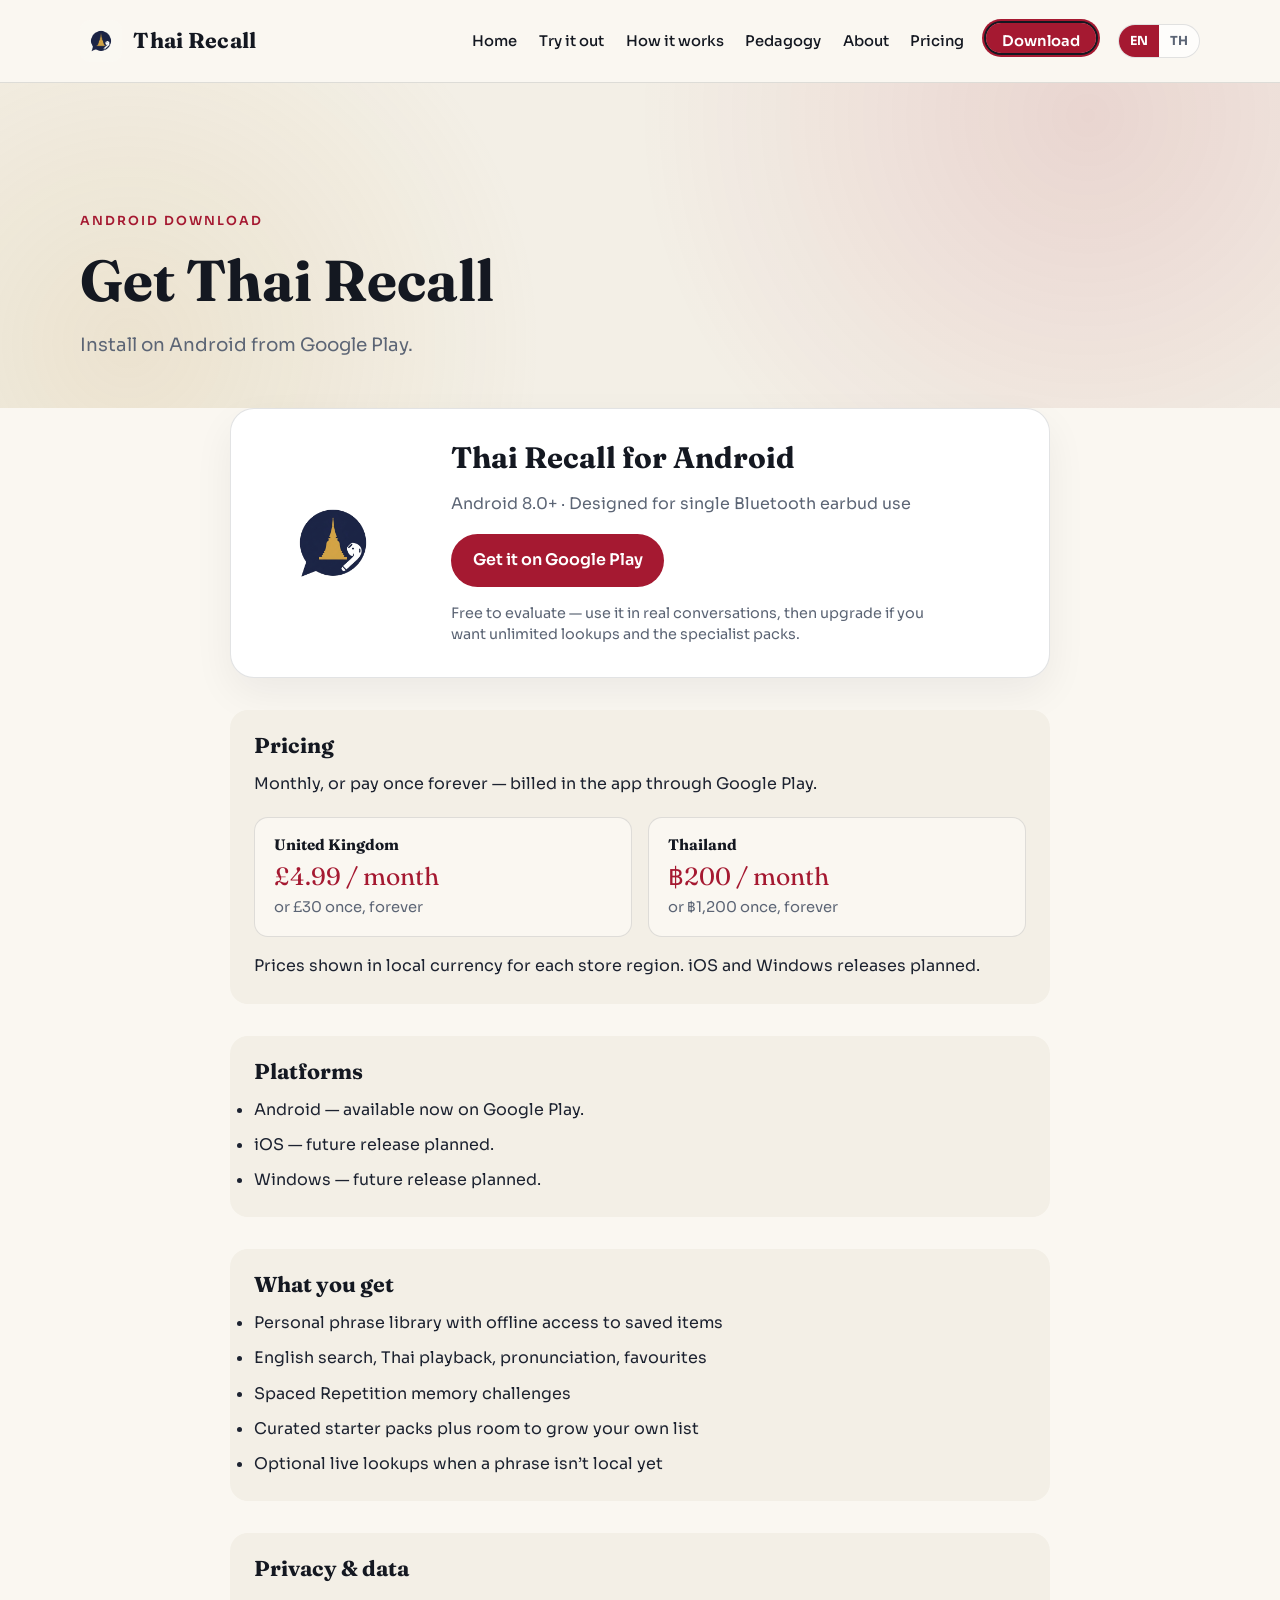
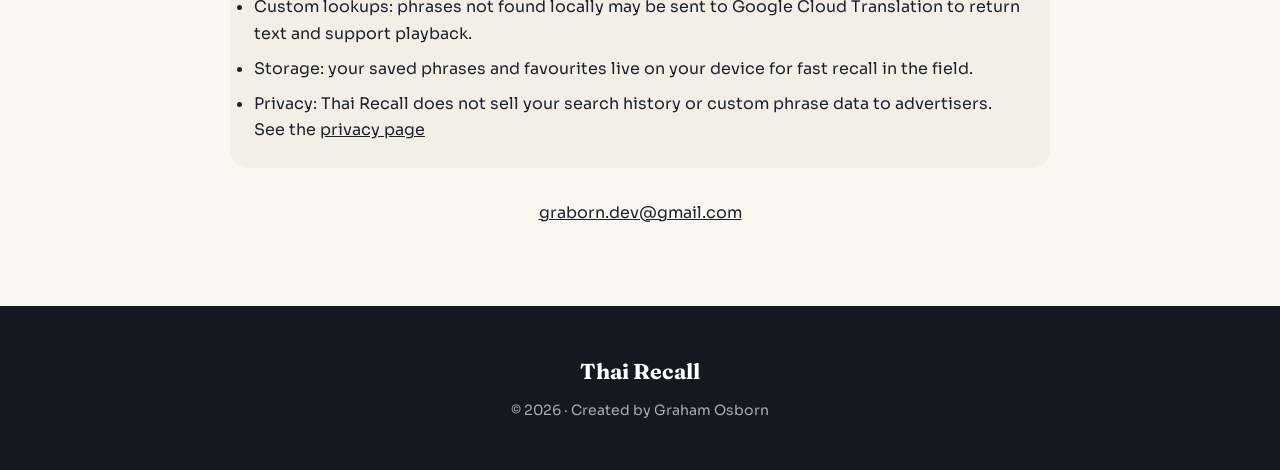
<file: download.html>
<!DOCTYPE html>
<html lang="en">
<head>
  <!-- Google tag (gtag.js) -->
  <script async src="https://www.googletagmanager.com/gtag/js?id=G-KN4TLPRSS0"></script>
  <script>
    window.dataLayer = window.dataLayer || [];
    function gtag(){dataLayer.push(arguments);}
    gtag('consent', 'default', {
      analytics_storage: 'granted',
      ad_storage: 'denied',
      ad_user_data: 'denied',
      ad_personalization: 'denied'
    });
    gtag('js', new Date());
    gtag('config', 'G-KN4TLPRSS0', { debug_mode: true });
  </script>
  <meta charset="UTF-8">
  <meta name="viewport" content="width=device-width, initial-scale=1.0">
  <title>Download Thai Recall for Android — Google Play</title>
  <meta name="description" content="Get Thai Recall on Google Play. Monthly or forever pricing (UK &amp; Thailand).">
  <meta name="robots" content="index, follow">
  <link rel="canonical" href="https://thairecall.com/download.html">
  <meta property="og:type" content="website">
  <meta property="og:site_name" content="Thai Recall">
  <meta property="og:locale" content="en_GB">
  <meta property="og:locale:alternate" content="th_TH">
  <meta property="og:url" content="https://thairecall.com/download.html">
  <meta property="og:title" content="Download Thai Recall for Android — Google Play">
  <meta property="og:description" content="Get Thai Recall on Google Play. Monthly or forever pricing (UK &amp; Thailand).">
  <meta property="og:image" content="https://thairecall.com/assets/cafe-scene-03-speak.png">
  <meta name="twitter:card" content="summary_large_image">
  <meta name="twitter:title" content="Download Thai Recall for Android — Google Play">
  <meta name="twitter:description" content="Get Thai Recall on Google Play. Monthly or forever pricing (UK &amp; Thailand).">
  <meta name="twitter:image" content="https://thairecall.com/assets/cafe-scene-03-speak.png">
  <meta name="theme-color" content="#a51931">
  <link rel="stylesheet" href="styles.css?v=20261028a">
  <link rel="icon" href="assets/app-icon.png">
</head>
<body data-page="download">

  <header class="site-header on-light">
    <nav class="nav" data-i18n-aria="nav.aria">
      <a class="brand" href="index.html">
        <img src="assets/app-icon.png" alt="">
        <span>Thai Recall</span>
      </a>
      <button class="nav-toggle" type="button" aria-expanded="false" aria-controls="nav-menu" data-i18n="nav.menu">Menu</button>
      <ul class="nav-links" id="nav-menu">
        <li><a href="index.html" data-i18n="nav.home">Home</a></li>
        <li><a href="index.html#try-it-out" data-i18n="nav.try">Try it out</a></li>
        <li><a href="how-it-works.html" data-i18n="nav.how">How it works</a></li>
        <li><a href="pedagogy.html" data-i18n="nav.pedagogy">Pedagogy</a></li>
        <li><a href="about.html" data-i18n="nav.about">About</a></li>
        <li><a href="download.html#pricing" data-i18n="nav.pricing">Pricing</a></li>
        <li><a class="nav-cta is-active" href="download.html" aria-current="page" data-i18n="nav.download">Download</a></li>
      </ul>
      <div class="lang-switch" data-i18n-aria="lang.aria" role="group">
        <button type="button" data-set-lang="en" aria-pressed="true">EN</button>
        <button type="button" data-set-lang="th" aria-pressed="false">TH</button>
      </div>
    </nav>
  </header>

  <main>
    <section class="page-hero">
      <div class="wrap stack">
        <p class="eyebrow" data-i18n="dl.eyebrow">Android download</p>
        <h1 data-i18n="dl.h1">Get Thai Recall</h1>
        <p class="lead" data-i18n="dl.lead">
          Install on Android from Google Play.
        </p>
      </div>
    </section>

    <section class="section" style="padding-top: 0;">
      <div class="wrap reveal" style="max-width: 820px;">
        <!-- APK maintenance banner — uncomment with APK UI below to re-enable sideload.
        <aside class="download-maintenance" id="download-maintenance" hidden role="status" aria-live="polite">
          <div class="download-maintenance-visual" aria-hidden="true">
            <img src="assets/app-icon.png" alt="">
            <span class="download-maintenance-badge" data-i18n="dl.maintBadge">Soon</span>
          </div>
          <div class="stack">
            <h2 data-i18n="dl.maintH">APK download paused</h2>
            <p data-i18n="dl.maintP">
              Direct APK is offline. Install Thai Recall from Google Play for easier updates and billing.
            </p>
          </div>
        </aside>
        -->

        <div class="download-panel">
          <img src="assets/app-icon.png" alt="Thai Recall app icon">
          <div class="stack">
            <h2 style="font-size: 1.85rem;" data-i18n="dl.h2">Thai Recall for Android</h2>
            <p style="color: var(--muted);" data-i18n="dl.meta">
              Android 8.0+ · Designed for single Bluetooth earbud use
            </p>
            <!-- APK friend-gate — uncomment with btn-apk and site-config apk fields to re-enable.
            <div class="apk-gate" id="apk-gate" hidden>
              <label class="try-label" for="apk-password" data-i18n="dl.gateLabel">Friend access password</label>
              <div class="apk-gate-row">
                <input type="password" id="apk-password" class="try-input apk-gate-input"
                       autocomplete="current-password"
                       data-i18n-placeholder="dl.gatePlaceholder"
                       placeholder="Enter password">
                <button type="button" class="btn btn-ink" id="apk-unlock" data-i18n="dl.gateBtn">Unlock</button>
              </div>
              <p class="download-note apk-gate-error" id="apk-gate-error" hidden data-i18n="dl.gateError">Incorrect password. Try again.</p>
              <p class="download-note" data-i18n="dl.gateHint">Private friend builds — Android only. Ask Graham for the password.</p>
            </div>
            -->
            <div class="download-actions">
              <a class="btn btn-primary" id="btn-play" href="https://play.google.com/store/apps/details?id=com.thairecall.app&amp;utm_source=emea_Med" target="_blank" rel="noopener" data-i18n="dl.buy">
                Get it on Google Play
              </a>
              <!-- APK button — uncomment with apk-gate and site-config apk fields to re-enable.
              <a class="btn btn-ink is-disabled" id="btn-apk" href="downloads/ThaiRecall.apk" download="ThaiRecall.apk" aria-disabled="true" data-i18n="dl.apk">
                Download APK
              </a>
              -->
            </div>
            <p class="download-try" data-i18n="dl.tryNote">
              Free to evaluate — use it in real conversations, then upgrade if you want unlimited lookups and the specialist packs.
            </p>
            <!-- Play / APK status notes — hidden while Play is live.
            <p class="download-note" id="play-note" style="font-size: 0.85rem; color: var(--muted);" data-i18n="dl.soon">
              Install from Google Play for automatic updates and in-app purchases.
            </p>
            <p class="download-note" id="apk-note" style="font-size: 0.85rem; color: var(--muted);" data-i18n="dl.apkSoon" hidden>
              Direct APK will return after maintenance. Better to wait for Google Play.
            </p>
            <p class="download-note" id="android-only-note" style="font-size: 0.85rem; color: var(--muted);" data-i18n="dl.androidOnly" hidden>
              APK download is only available on Android phones. Open this page in Chrome on your Android device.
            </p>
            <p class="download-note" id="apk-version" style="font-size: 0.85rem; color: var(--muted);" hidden></p>
            -->
          </div>
        </div>

        <div class="notice price-section" id="pricing">
          <h2 data-i18n="dl.priceH">Pricing</h2>
          <p data-i18n="dl.priceLead">Monthly, or pay once forever — billed in the app through Google Play.</p>
          <div class="price-plans">
            <article>
              <h3 data-i18n="dl.priceUkH">United Kingdom</h3>
              <p class="plan-main" data-i18n="dl.priceUkMo">£4.99 / month</p>
              <p class="plan-alt" data-i18n="dl.priceUkLife">or £30 once, forever</p>
            </article>
            <article>
              <h3 data-i18n="dl.priceThH">Thailand</h3>
              <p class="plan-main" data-i18n="dl.priceThMo">฿200 / month</p>
              <p class="plan-alt" data-i18n="dl.priceThLife">or ฿1,200 once, forever</p>
            </article>
          </div>
          <p class="download-note" style="margin-top: 1rem;" data-i18n="dl.priceNote">Prices shown in local currency for each store region. iOS and Windows releases planned.</p>
        </div>

        <div class="notice" id="platforms">
          <h2 data-i18n="dl.platformsH">Platforms</h2>
          <ul>
            <li data-i18n="dl.platforms1">Android — available now on Google Play.</li>
            <li data-i18n="dl.platforms2">iOS — future release planned.</li>
            <li data-i18n="dl.platforms3">Windows — future release planned.</li>
          </ul>
        </div>

        <!-- APK install steps — uncomment with the APK button to re-enable.
        <div class="notice" id="apk-install" hidden>
          <h2 data-i18n="dl.installH">Installing the APK</h2>
          <ul>
            <li data-i18n="dl.install1">Download ThaiRecall.apk on your Android phone (Chrome works well).</li>
            <li data-i18n="dl.install2">Open the file. If Android asks, allow installs from this browser / unknown apps for this one install.</li>
            <li data-i18n="dl.install3">Google Play is the simplest way to install, update, and pay.</li>
          </ul>
        </div>
        -->

        <div class="notice">
          <h2 data-i18n="dl.getH">What you get</h2>
          <ul>
            <li data-i18n="dl.get1">Personal phrase library with offline access to saved items</li>
            <li data-i18n="dl.get2">English search, Thai playback, pronunciation, favourites</li>
            <li data-i18n="dl.get3">Spaced Repetition memory challenges</li>
            <li data-i18n="dl.get4">Curated starter packs plus room to grow your own list</li>
            <li data-i18n="dl.get5">Optional live lookups when a phrase isn’t local yet</li>
          </ul>
        </div>

        <div class="notice">
          <h2 data-i18n="dl.privH">Privacy &amp; data</h2>
          <ul>
            <li data-i18n="dl.priv1">
              Custom lookups: phrases not found locally may be sent to
              Google Cloud Translation to return text and support playback.
            </li>
            <li data-i18n="dl.priv2">
              Storage: your saved phrases and favourites live on your device
              for fast recall in the field.
            </li>
            <li>
              <span data-i18n="dl.priv3">Privacy: Thai Recall does not sell your search history or custom phrase data to advertisers. See the privacy page.</span>
              <a href="privacy.html" data-i18n="dl.privLink">privacy page</a>
            </li>
          </ul>
        </div>

        <p style="margin-top: 2rem; text-align: center;">
          <a href="mailto:graborn.dev@gmail.com">graborn.dev@gmail.com</a>
        </p>
      </div>
    </section>
  </main>

  <footer class="site-footer">
    <p><strong>Thai Recall</strong></p>
    <p class="footer-fine" data-i18n="dl.footer">© 2026 · Created by Graham Osborn</p>
  </footer>
  <script src="site-config.js?v=20261003a"></script>
  <script src="i18n.js?v=20261028c"></script>
  <script src="site.js?v=20261003a"></script>
</body>
</html>
</file>
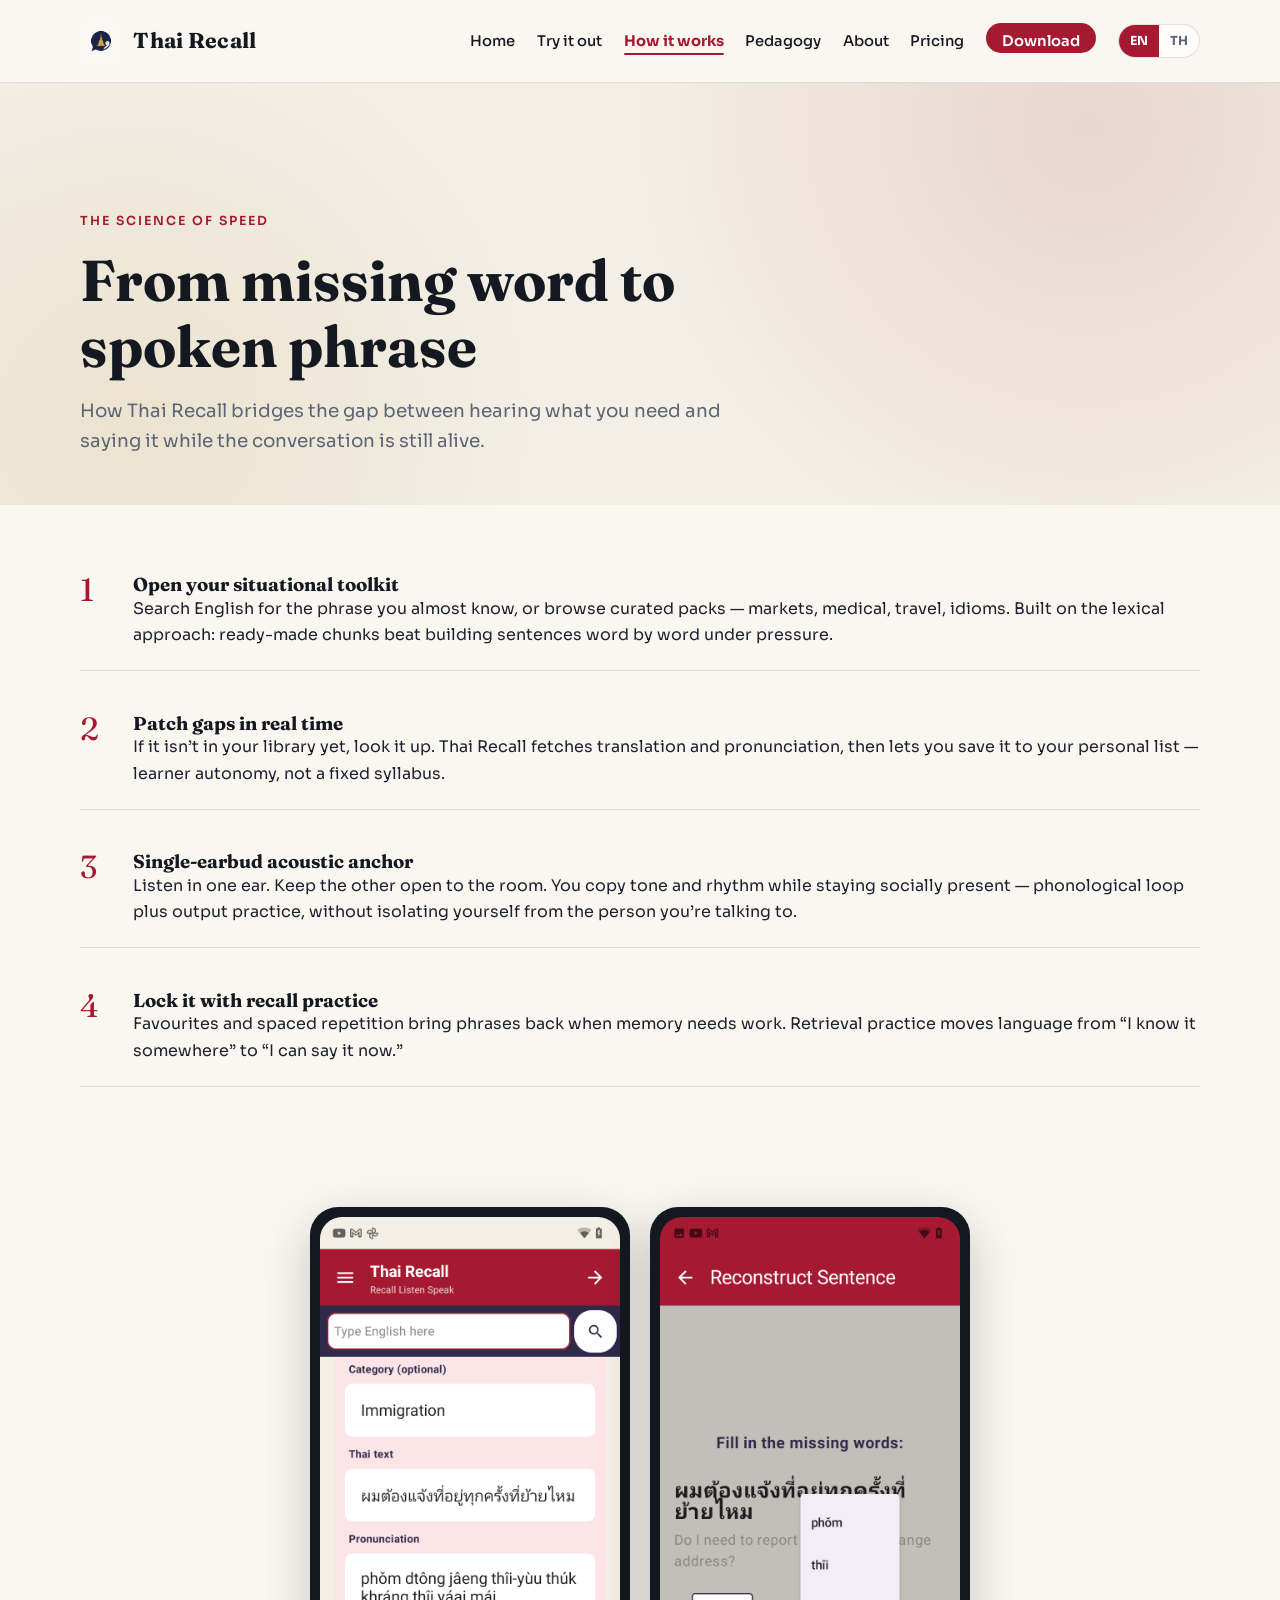
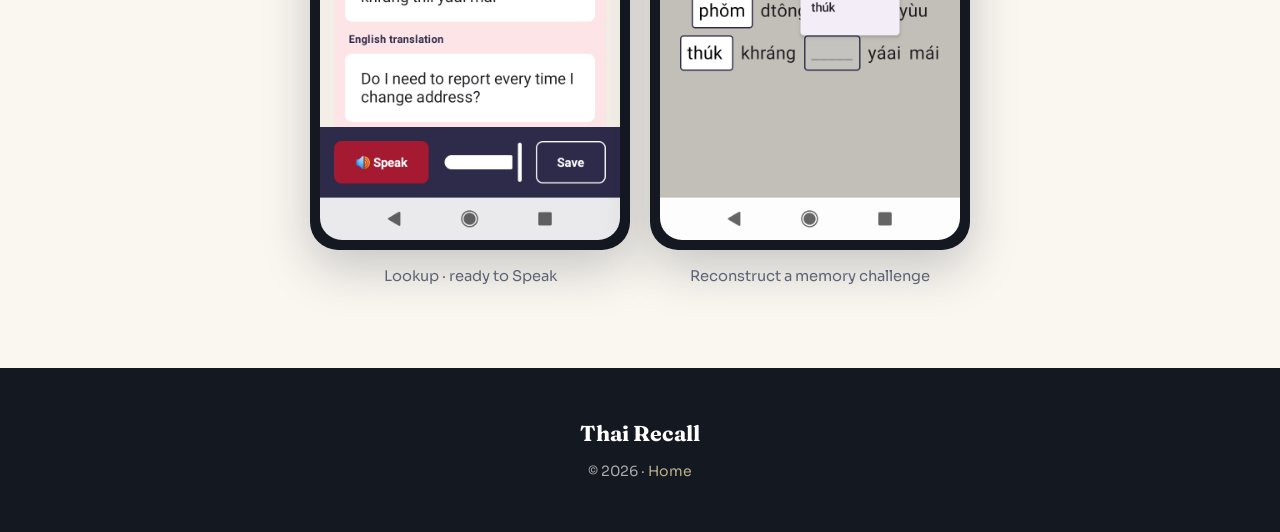
<file: how-it-works.html>
<!DOCTYPE html>
<html lang="en">
<head>
  <!-- Google tag (gtag.js) -->
  <script async src="https://www.googletagmanager.com/gtag/js?id=G-KN4TLPRSS0"></script>
  <script>
    window.dataLayer = window.dataLayer || [];
    function gtag(){dataLayer.push(arguments);}
    gtag('consent', 'default', {
      analytics_storage: 'granted',
      ad_storage: 'denied',
      ad_user_data: 'denied',
      ad_personalization: 'denied'
    });
    gtag('js', new Date());
    gtag('config', 'G-KN4TLPRSS0', { debug_mode: true });
  </script>
  <meta charset="UTF-8">
  <meta name="viewport" content="width=device-width, initial-scale=1.0">
  <title>How Thai Recall works — look up, listen, speak Thai</title>
  <meta name="description" content="Search the Thai phrase you almost know, hear it in one earbud, repeat it, and continue talking. Optional live lookup, personal library, and spaced repetition for real-life Thai.">
  <meta name="robots" content="index, follow">
  <link rel="canonical" href="https://thairecall.com/how-it-works.html">
  <meta property="og:type" content="website">
  <meta property="og:site_name" content="Thai Recall">
  <meta property="og:locale" content="en_GB">
  <meta property="og:locale:alternate" content="th_TH">
  <meta property="og:url" content="https://thairecall.com/how-it-works.html">
  <meta property="og:title" content="How Thai Recall works — look up, listen, speak Thai">
  <meta property="og:description" content="Search the Thai phrase you almost know, hear it in one earbud, repeat it, and continue talking. Optional live lookup, personal library, and spaced repetition for real-life Thai.">
  <meta property="og:image" content="https://thairecall.com/assets/cafe-scene-03-speak.png">
  <meta name="twitter:card" content="summary_large_image">
  <meta name="twitter:title" content="How Thai Recall works — look up, listen, speak Thai">
  <meta name="twitter:description" content="Search the Thai phrase you almost know, hear it in one earbud, repeat it, and continue talking. Optional live lookup, personal library, and spaced repetition for real-life Thai.">
  <meta name="twitter:image" content="https://thairecall.com/assets/cafe-scene-03-speak.png">
  <meta name="theme-color" content="#a51931">
  <link rel="stylesheet" href="styles.css?v=20260920a">
  <link rel="icon" href="assets/app-icon.png">
</head>
<body data-page="how">

  <header class="site-header on-light">
    <nav class="nav" data-i18n-aria="nav.aria">
      <a class="brand" href="index.html">
        <img src="assets/app-icon.png" alt="">
        <span>Thai Recall</span>
      </a>
      <button class="nav-toggle" type="button" aria-expanded="false" aria-controls="nav-menu" data-i18n="nav.menu">Menu</button>
      <ul class="nav-links" id="nav-menu">
        <li><a href="index.html" data-i18n="nav.home">Home</a></li>
        <li><a href="index.html#try-it-out" data-i18n="nav.try">Try it out</a></li>
        <li><a href="how-it-works.html" class="is-active" aria-current="page" data-i18n="nav.how">How it works</a></li>
        <li><a href="pedagogy.html" data-i18n="nav.pedagogy">Pedagogy</a></li>
        <li><a href="about.html" data-i18n="nav.about">About</a></li>
        <li><a href="download.html#pricing" data-i18n="nav.pricing">Pricing</a></li>
        <li><a class="nav-cta" href="download.html" data-i18n="nav.download">Download</a></li>
      </ul>
      <div class="lang-switch" data-i18n-aria="lang.aria" role="group">
        <button type="button" data-set-lang="en" aria-pressed="true">EN</button>
        <button type="button" data-set-lang="th" aria-pressed="false">TH</button>
      </div>
    </nav>
  </header>

  <main>
    <section class="page-hero">
      <div class="wrap stack">
        <p class="eyebrow" data-i18n="how.eyebrow">The science of speed</p>
        <h1 data-i18n="how.h1">From missing word to spoken phrase</h1>
        <p class="lead" data-i18n="how.lead">
          How Thai Recall bridges the gap between hearing what you need and saying it
          while the conversation is still alive.
        </p>
      </div>
    </section>

    <section class="section" style="padding-top: 1rem;">
      <div class="wrap section-narrow">
        <div class="steps">
          <article class="step reveal">
            <div class="step-num">1</div>
            <div>
              <h3 data-i18n="how.s1h">Open your situational toolkit</h3>
              <p data-i18n="how.s1p">
                Search English for the phrase you almost know, or browse curated packs —
                markets, medical, travel, idioms. Built on the lexical approach:
                ready-made chunks beat building sentences word by word under pressure.
              </p>
            </div>
          </article>
          <article class="step reveal">
            <div class="step-num">2</div>
            <div>
              <h3 data-i18n="how.s2h">Patch gaps in real time</h3>
              <p data-i18n="how.s2p">
                If it isn’t in your library yet, look it up. Thai Recall fetches translation
                and pronunciation, then lets you save it to your personal list —
                learner autonomy, not a fixed syllabus.
              </p>
            </div>
          </article>
          <article class="step reveal">
            <div class="step-num">3</div>
            <div>
              <h3 data-i18n="how.s3h">Single-earbud acoustic anchor</h3>
              <p data-i18n="how.s3p">
                Listen in one ear. Keep the other open to the room. You copy tone and rhythm
                while staying socially present — phonological loop plus output practice,
                without isolating yourself from the person you’re talking to.
              </p>
            </div>
          </article>
          <article class="step reveal">
            <div class="step-num">4</div>
            <div>
              <h3 data-i18n="how.s4h">Lock it with recall practice</h3>
              <p data-i18n="how.s4p">
                Favourites and spaced repetition bring phrases back when memory needs work.
                Retrieval practice moves language from “I know it somewhere”
                to “I can say it now.”
              </p>
            </div>
          </article>
        </div>
      </div>
    </section>

    <section class="section" style="padding-top: 0;">
      <div class="wrap reveal">
        <div class="phone-grid" style="grid-template-columns: repeat(2, minmax(0, 320px)); justify-content: center;">
          <figure>
            <div class="phone-frame">
              <img src="assets/phone/phone-temple-saved.png?v=20260825b"
                   data-src-en="assets/phone/phone-temple-saved.png?v=20260825b"
                   data-src-th="assets/phone/th/phone-temple-saved.png?v=20260920c"
                   alt="">
            </div>
            <figcaption class="phone-caption" data-i18n="how.cap1">Lookup · ready to Speak</figcaption>
          </figure>
          <figure>
            <div class="phone-frame">
              <img src="assets/phone/phone-sr-detail.png?v=20260825b"
                   data-src-en="assets/phone/phone-sr-detail.png?v=20260825b"
                   data-src-th="assets/phone/th/phone-sr-detail.png?v=20260920c"
                   alt="">
            </div>
            <figcaption class="phone-caption" data-i18n="how.cap2">Reconstruct a memory challenge</figcaption>
          </figure>
        </div>
      </div>
    </section>
  </main>

  <footer class="site-footer">
    <p><strong>Thai Recall</strong></p>
    <p class="footer-fine">
      <span data-i18n="how.footer">© 2026 ·</span>
      <a href="index.html" data-i18n="how.home">Home</a>
    </p>
  </footer>
  <script src="i18n.js?v=20261028c"></script>
  <script src="site.js?v=20261003a"></script>
</body>
</html>
</file>
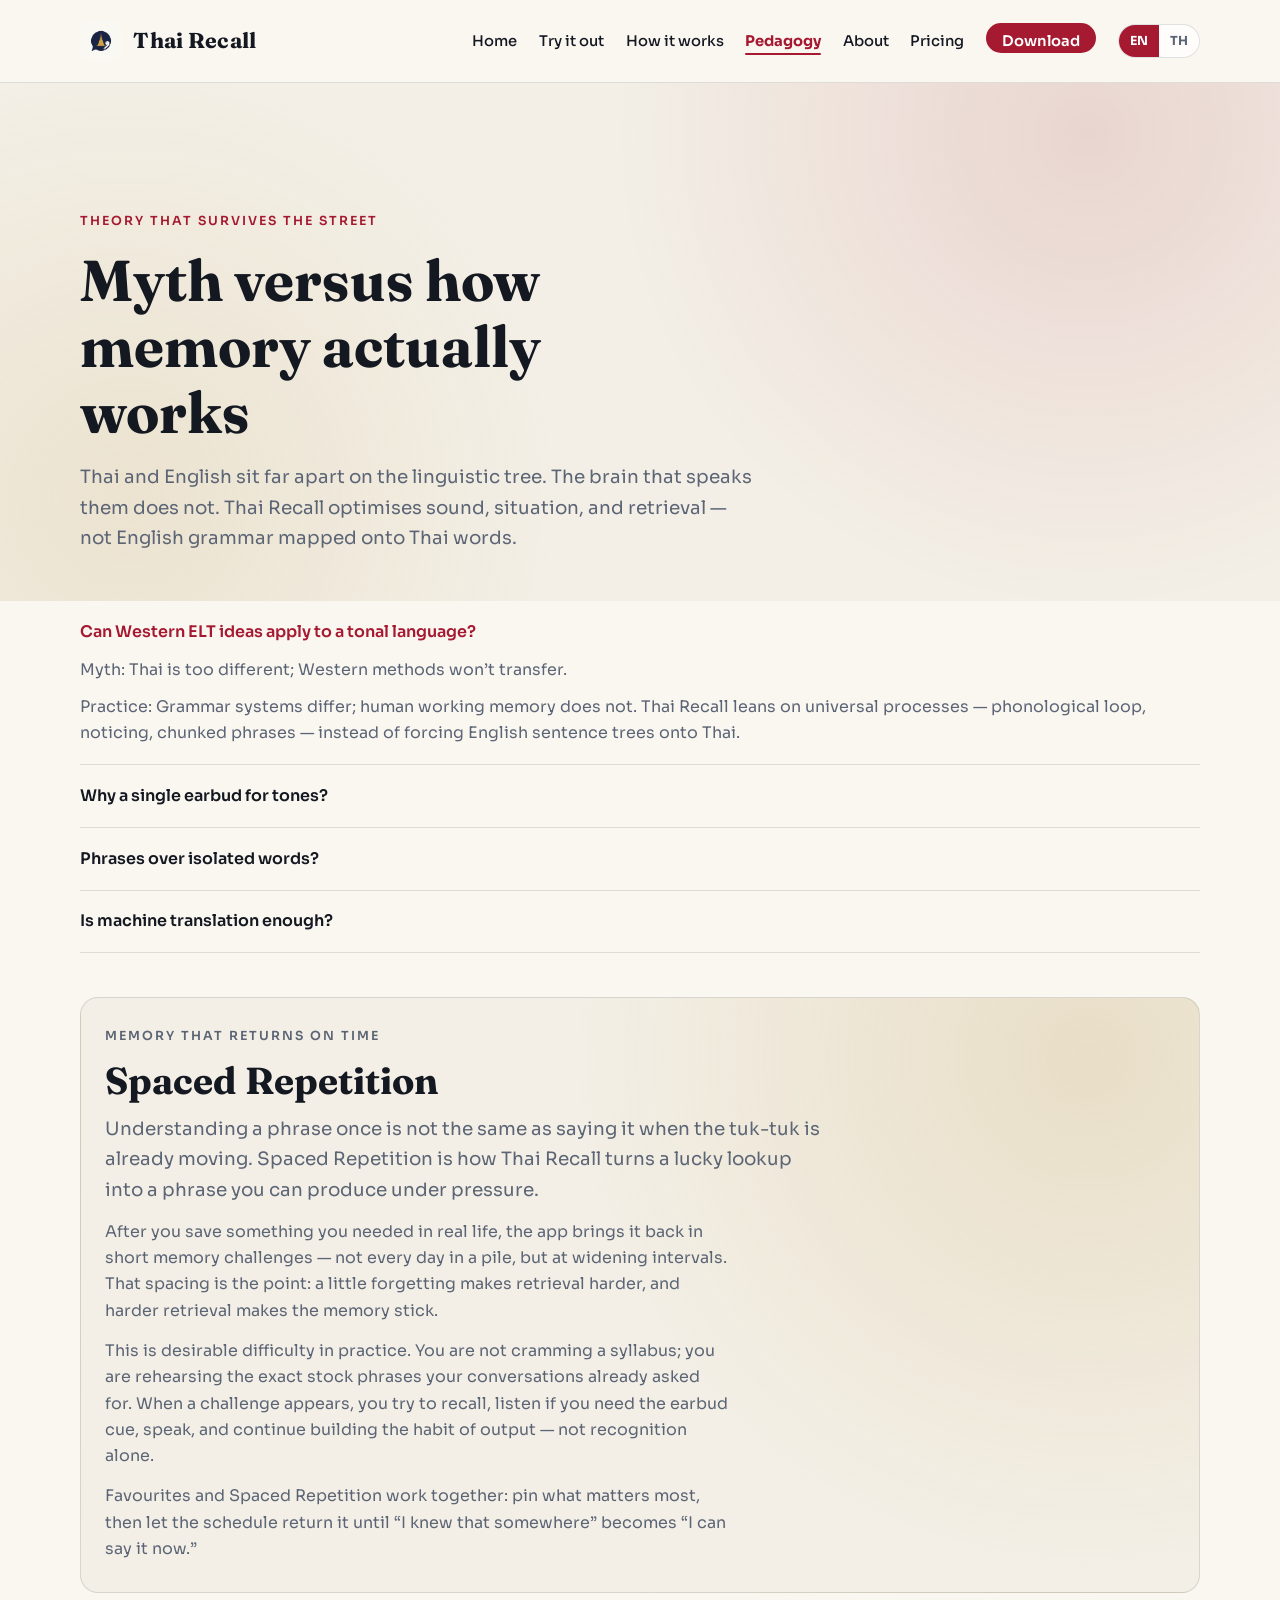
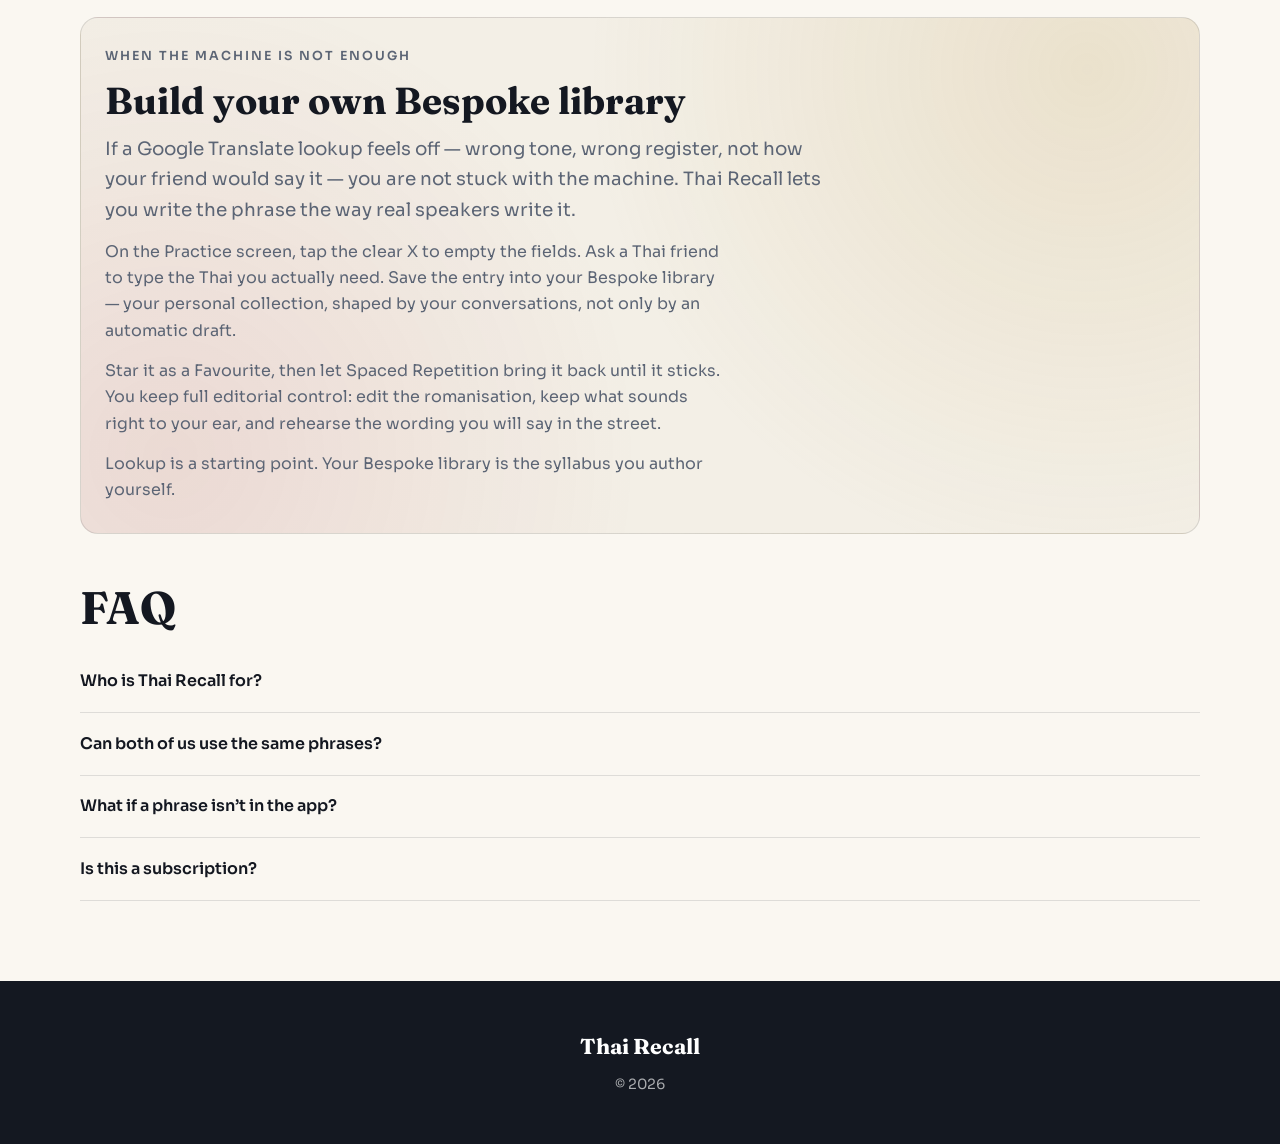
<file: pedagogy.html>
<!DOCTYPE html>
<html lang="en">
<head>
  <!-- Google tag (gtag.js) -->
  <script async src="https://www.googletagmanager.com/gtag/js?id=G-KN4TLPRSS0"></script>
  <script>
    window.dataLayer = window.dataLayer || [];
    function gtag(){dataLayer.push(arguments);}
    gtag('consent', 'default', {
      analytics_storage: 'granted',
      ad_storage: 'denied',
      ad_user_data: 'denied',
      ad_personalization: 'denied'
    });
    gtag('js', new Date());
    gtag('config', 'G-KN4TLPRSS0', { debug_mode: true });
  </script>
  <meta charset="UTF-8">
  <meta name="viewport" content="width=device-width, initial-scale=1.0">
  <title>Pedagogy — spaced repetition &amp; used Thai | Thai Recall</title>
  <meta name="description" content="Why Thai Recall uses situational phrases, single-earbud listening, desirable difficulty, and spaced repetition — theory that survives markets, taxis, and temple-side cafés.">
  <meta name="robots" content="index, follow">
  <link rel="canonical" href="https://thairecall.com/pedagogy.html">
  <meta property="og:type" content="website">
  <meta property="og:site_name" content="Thai Recall">
  <meta property="og:locale" content="en_GB">
  <meta property="og:locale:alternate" content="th_TH">
  <meta property="og:url" content="https://thairecall.com/pedagogy.html">
  <meta property="og:title" content="Pedagogy — spaced repetition &amp; used Thai | Thai Recall">
  <meta property="og:description" content="Why Thai Recall uses situational phrases, single-earbud listening, desirable difficulty, and spaced repetition — theory that survives markets, taxis, and temple-side cafés.">
  <meta property="og:image" content="https://thairecall.com/assets/cafe-scene-03-speak.png">
  <meta name="twitter:card" content="summary_large_image">
  <meta name="twitter:title" content="Pedagogy — spaced repetition &amp; used Thai | Thai Recall">
  <meta name="twitter:description" content="Why Thai Recall uses situational phrases, single-earbud listening, desirable difficulty, and spaced repetition — theory that survives markets, taxis, and temple-side cafés.">
  <meta name="twitter:image" content="https://thairecall.com/assets/cafe-scene-03-speak.png">
  <meta name="theme-color" content="#a51931">
  <link rel="stylesheet" href="styles.css?v=20260920a">
  <link rel="icon" href="assets/app-icon.png">
</head>
<body data-page="pedagogy">

  <header class="site-header on-light">
    <nav class="nav" data-i18n-aria="nav.aria">
      <a class="brand" href="index.html">
        <img src="assets/app-icon.png" alt="">
        <span>Thai Recall</span>
      </a>
      <button class="nav-toggle" type="button" aria-expanded="false" aria-controls="nav-menu" data-i18n="nav.menu">Menu</button>
      <ul class="nav-links" id="nav-menu">
        <li><a href="index.html" data-i18n="nav.home">Home</a></li>
        <li><a href="index.html#try-it-out" data-i18n="nav.try">Try it out</a></li>
        <li><a href="how-it-works.html" data-i18n="nav.how">How it works</a></li>
        <li><a href="pedagogy.html" class="is-active" aria-current="page" data-i18n="nav.pedagogy">Pedagogy</a></li>
        <li><a href="about.html" data-i18n="nav.about">About</a></li>
        <li><a href="download.html#pricing" data-i18n="nav.pricing">Pricing</a></li>
        <li><a class="nav-cta" href="download.html" data-i18n="nav.download">Download</a></li>
      </ul>
      <div class="lang-switch" data-i18n-aria="lang.aria" role="group">
        <button type="button" data-set-lang="en" aria-pressed="true">EN</button>
        <button type="button" data-set-lang="th" aria-pressed="false">TH</button>
      </div>
    </nav>
  </header>

  <main>
    <section class="page-hero">
      <div class="wrap stack">
        <p class="eyebrow" data-i18n="ped.eyebrow">Theory that survives the street</p>
        <h1 data-i18n="ped.h1">Myth versus how memory actually works</h1>
        <p class="lead" data-i18n="ped.lead">
          Thai and English sit far apart on the linguistic tree. The brain that speaks them
          does not. Thai Recall optimises sound, situation, and retrieval — not English grammar
          mapped onto Thai words.
        </p>
      </div>
    </section>

    <section class="section" style="padding-top: 0;">
      <div class="wrap section-narrow faq">
        <details class="reveal" open>
          <summary data-i18n="ped.q1">Can Western ELT ideas apply to a tonal language?</summary>
          <p data-i18n="ped.q1a">Myth: Thai is too different; Western methods won’t transfer.</p>
          <p data-i18n="ped.q1b">Practice: Grammar systems differ; human working memory does not. Thai Recall leans on universal processes — phonological loop, noticing, chunked phrases — instead of forcing English sentence trees onto Thai.</p>
        </details>
        <details class="reveal">
          <summary data-i18n="ped.q2">Why a single earbud for tones?</summary>
          <p data-i18n="ped.q2a">Myth: Western speakers will always impose English pitch habits.</p>
          <p data-i18n="ped.q2b">Practice: Reading karaoke script first often triggers those habits. Streaming native audio into one ear supports imitation while the other ear stays in the live interaction — you copy tone without leaving the room.</p>
        </details>
        <details class="reveal">
          <summary data-i18n="ped.q3">Phrases over isolated words?</summary>
          <p data-i18n="ped.q3a">Myth: You must master word lists and abstract rules first.</p>
          <p data-i18n="ped.q3b">Practice: Thai thrives on formulaic sequences. Situational stock phrases — “How much is this?”, market talk, temple plans after coffee — accelerate usable fluency more than vocabulary lists alone.</p>
        </details>
        <details class="reveal">
          <summary data-i18n="ped.q4">Is machine translation enough?</summary>
          <p data-i18n="ped.q4a">Myth: Automation always sounds stiff or culturally off.</p>
          <p data-i18n="ped.q4b">Practice: Live lookup is a patch for urgent utility. Core packs are curated for everyday authenticity — including review with decades of shared Thai family life — so what you practise is what locals say.</p>
        </details>

        <section class="ped-sr reveal" id="spaced-repetition">
          <p class="eyebrow" data-i18n="ped.srEyebrow">Memory that returns on time</p>
          <h2 data-i18n="ped.srH">Spaced Repetition</h2>
          <p class="lead" data-i18n="ped.srLead">
            Understanding a phrase once is not the same as saying it when the tuk-tuk is already moving. Spaced Repetition is how Thai Recall turns a lucky lookup into a phrase you can produce under pressure.
          </p>
          <p data-i18n="ped.srP1">
            After you save something you needed in real life, the app brings it back in short memory challenges — not every day in a pile, but at widening intervals. That spacing is the point: a little forgetting makes retrieval harder, and harder retrieval makes the memory stick.
          </p>
          <p data-i18n="ped.srP2">
            This is desirable difficulty in practice. You are not cramming a syllabus; you are rehearsing the exact stock phrases your conversations already asked for. When a challenge appears, you try to recall, listen if you need the earbud cue, speak, and continue building the habit of output — not recognition alone.
          </p>
          <p data-i18n="ped.srP3">
            Favourites and Spaced Repetition work together: pin what matters most, then let the schedule return it until “I knew that somewhere” becomes “I can say it now.”
          </p>
        </section>

        <section class="ped-sr ped-bespoke reveal" id="bespoke-library">
          <p class="eyebrow" data-i18n="ped.bespokeEyebrow">When the machine is not enough</p>
          <h2 data-i18n="ped.bespokeH">Build your own Bespoke library</h2>
          <p class="lead" data-i18n="ped.bespokeLead">
            If a Google Translate lookup feels off — wrong tone, wrong register, not how your friend would say it — you are not stuck with the machine. Thai Recall lets you write the phrase the way real speakers write it.
          </p>
          <p data-i18n="ped.bespokeP1">
            On the Practice screen, tap the clear X to empty the fields. Ask a Thai friend to type the Thai you actually need. Save the entry into your Bespoke library — your personal collection, shaped by your conversations, not only by an automatic draft.
          </p>
          <p data-i18n="ped.bespokeP2">
            Star it as a Favourite, then let Spaced Repetition bring it back until it sticks. You keep full editorial control: edit the romanisation, keep what sounds right to your ear, and rehearse the wording you will say in the street.
          </p>
          <p data-i18n="ped.bespokeP3">
            Lookup is a starting point. Your Bespoke library is the syllabus you author yourself.
          </p>
        </section>

        <h2 style="margin-top: 3rem; margin-bottom: 1rem;" data-i18n="ped.faq">FAQ</h2>
        <details class="reveal">
          <summary data-i18n="ped.f1">Who is Thai Recall for?</summary>
          <p data-i18n="ped.f1p">People who already understand quite a bit — and stall when one phrase disappears. That includes expats, long-term visitors, and the Thai partner in a mixed couple who needs English at conversation speed. It is also for households building a shared family language: the stock phrases you actually use together, saved as Thai + English, then locked with spaced repetition.</p>
        </details>
        <details class="reveal">
          <summary data-i18n="ped.f4">Can both of us use the same phrases?</summary>
          <p data-i18n="ped.f4p">Yes. Each saved item maps Thai to English. Search from either side. The English speaker rehearses Thai; the Thai speaker rehearses English. If a machine lookup feels wrong, clear the Practice fields, type the wording your household actually uses, and save it to the Bespoke library. That is how family language is authored — together, on the phrases life already asked for.</p>
        </details>
        <details class="reveal">
          <summary data-i18n="ped.f2">What if a phrase isn’t in the app?</summary>
          <p data-i18n="ped.f2p">Clear the Practice fields with the X, ask a Thai friend to type the wording you need, save it to your Bespoke library, favourite it, and use Spaced Repetition to lock it in — or look it up live when you only need a fast patch.</p>
        </details>
        <details class="reveal">
          <summary data-i18n="ped.f3">Is this a subscription?</summary>
          <p data-i18n="ped.f3p">Yes — monthly (£4.99 / ฿200), or pay once forever (£30 / ฿1,200). Available on Google Play. iOS and Windows releases are planned.</p>
        </details>
      </div>
    </section>
  </main>

  <footer class="site-footer">
    <p><strong>Thai Recall</strong></p>
    <p class="footer-fine">© 2026</p>
  </footer>
  <script src="i18n.js?v=20261028c"></script>
  <script src="site.js?v=20261003a"></script>
</body>
</html>
</file>
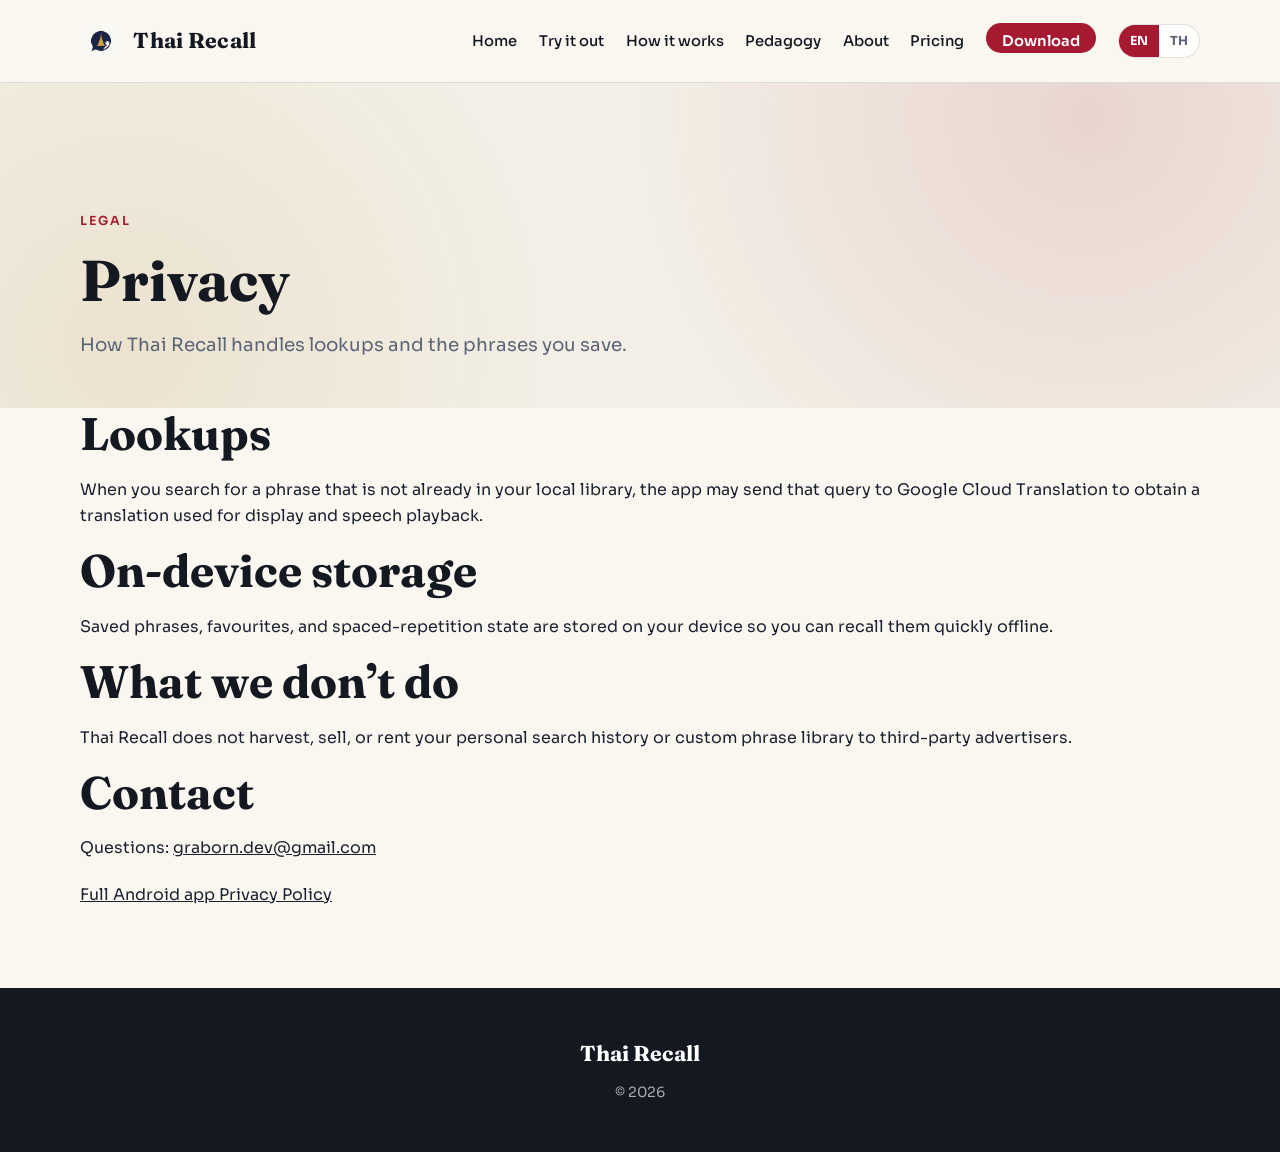
<file: privacy.html>
<!DOCTYPE html>
<html lang="en">
<head>
  <!-- Google tag (gtag.js) -->
  <script async src="https://www.googletagmanager.com/gtag/js?id=G-KN4TLPRSS0"></script>
  <script>
    window.dataLayer = window.dataLayer || [];
    function gtag(){dataLayer.push(arguments);}
    gtag('consent', 'default', {
      analytics_storage: 'granted',
      ad_storage: 'denied',
      ad_user_data: 'denied',
      ad_personalization: 'denied'
    });
    gtag('js', new Date());
    gtag('config', 'G-KN4TLPRSS0', { debug_mode: true });
  </script>
  <meta charset="UTF-8">
  <meta name="viewport" content="width=device-width, initial-scale=1.0">
  <title>Privacy — Thai Recall</title>
  <meta name="description" content="How Thai Recall handles phrase lookups, on-device storage, and what we do not sell. Website privacy summary for thairecall.com.">
  <meta name="robots" content="index, follow">
  <link rel="canonical" href="https://thairecall.com/privacy.html">
  <meta property="og:type" content="website">
  <meta property="og:site_name" content="Thai Recall">
  <meta property="og:locale" content="en_GB">
  <meta property="og:locale:alternate" content="th_TH">
  <meta property="og:url" content="https://thairecall.com/privacy.html">
  <meta property="og:title" content="Privacy — Thai Recall">
  <meta property="og:description" content="How Thai Recall handles phrase lookups, on-device storage, and what we do not sell. Website privacy summary for thairecall.com.">
  <meta property="og:image" content="https://thairecall.com/assets/cafe-scene-03-speak.png">
  <meta name="twitter:card" content="summary_large_image">
  <meta name="twitter:title" content="Privacy — Thai Recall">
  <meta name="twitter:description" content="How Thai Recall handles phrase lookups, on-device storage, and what we do not sell. Website privacy summary for thairecall.com.">
  <meta name="twitter:image" content="https://thairecall.com/assets/cafe-scene-03-speak.png">
  <meta name="theme-color" content="#a51931">
  <link rel="stylesheet" href="styles.css?v=20260920a">
  <link rel="icon" href="assets/app-icon.png">
</head>
<body data-page="privacy">

  <header class="site-header on-light">
    <nav class="nav" data-i18n-aria="nav.aria">
      <a class="brand" href="index.html">
        <img src="assets/app-icon.png" alt="">
        <span>Thai Recall</span>
      </a>
      <button class="nav-toggle" type="button" aria-expanded="false" aria-controls="nav-menu" data-i18n="nav.menu">Menu</button>
      <ul class="nav-links" id="nav-menu">
        <li><a href="index.html" data-i18n="nav.home">Home</a></li>
        <li><a href="index.html#try-it-out" data-i18n="nav.try">Try it out</a></li>
        <li><a href="how-it-works.html" data-i18n="nav.how">How it works</a></li>
        <li><a href="pedagogy.html" data-i18n="nav.pedagogy">Pedagogy</a></li>
        <li><a href="about.html" data-i18n="nav.about">About</a></li>
        <li><a href="download.html#pricing" data-i18n="nav.pricing">Pricing</a></li>
        <li><a class="nav-cta" href="download.html" data-i18n="nav.download">Download</a></li>
      </ul>
      <div class="lang-switch" data-i18n-aria="lang.aria" role="group">
        <button type="button" data-set-lang="en" aria-pressed="true">EN</button>
        <button type="button" data-set-lang="th" aria-pressed="false">TH</button>
      </div>
    </nav>
  </header>

  <main>
    <section class="page-hero">
      <div class="wrap stack">
        <p class="eyebrow" data-i18n="priv.eyebrow">Legal</p>
        <h1 data-i18n="priv.h1">Privacy</h1>
        <p class="lead" data-i18n="priv.lead">How Thai Recall handles lookups and the phrases you save.</p>
      </div>
    </section>

    <section class="section" style="padding-top: 0;">
      <div class="wrap section-narrow stack reveal">
        <h2 data-i18n="priv.lookH">Lookups</h2>
        <p data-i18n="priv.lookP">
          When you search for a phrase that is not already in your local library,
          the app may send that query to Google Cloud Translation to obtain a translation
          used for display and speech playback.
        </p>
        <h2 data-i18n="priv.storeH">On-device storage</h2>
        <p data-i18n="priv.storeP">
          Saved phrases, favourites, and spaced-repetition state are stored on your device
          so you can recall them quickly offline.
        </p>
        <h2 data-i18n="priv.dontH">What we don’t do</h2>
        <p data-i18n="priv.dontP">
          Thai Recall does not harvest, sell, or rent your personal search history or
          custom phrase library to third-party advertisers.
        </p>
        <h2 data-i18n="priv.contactH">Contact</h2>
        <p>
          <span data-i18n="priv.contactP">Questions:</span>
          <a href="mailto:graborn.dev@gmail.com">graborn.dev@gmail.com</a>
        </p>
        <p style="margin-top: 1.25rem;">
          <a href="app-privacy.html" data-i18n="priv.appLink">Full Android app Privacy Policy</a>
        </p>
      </div>
    </section>
  </main>

  <footer class="site-footer">
    <p><strong>Thai Recall</strong></p>
    <p class="footer-fine">© 2026</p>
  </footer>
  <script src="i18n.js?v=20261028c"></script>
  <script src="site.js?v=20261003a"></script>
</body>
</html>
</file>
<file: styles.css>
/* Thai Recall — Website_Grok
   Visual direction: lacquer red, ink navy, temple-gold — Chiang Mai atmosphere */

@import url('https://fonts.googleapis.com/css2?family=Fraunces:opsz,wght@9..144,500;9..144,700&family=Noto+Sans+Thai:wght@400;500;600;700&family=Sora:wght@400;500;600;700&display=swap');

:root {
  --ink: #141821;
  --ink-soft: #242b38;
  --lacquer: #a51931;
  --lacquer-deep: #7f1225;
  --gold: #c4a35a;
  --gold-soft: #e8d9a8;
  --mist: #f3efe6;
  --paper: #faf7f1;
  --line: rgba(20, 24, 33, 0.12);
  --text: #1c2230;
  --muted: #5c6575;
  --max: 1120px;
  --ease: cubic-bezier(0.22, 1, 0.36, 1);
  --font-display: "Fraunces", Georgia, serif;
  --font-body: "Sora", "Noto Sans Thai", system-ui, sans-serif;
}

*,
*::before,
*::after {
  box-sizing: border-box;
  margin: 0;
  padding: 0;
}

html {
  scroll-behavior: smooth;
  overscroll-behavior-y: none;
}

@media (prefers-reduced-motion: reduce) {
  html {
    scroll-behavior: auto;
  }

  .reveal {
    opacity: 1;
    transform: none;
    transition: none;
  }
}

body {
  font-family: var(--font-body);
  color: var(--text);
  background: var(--paper);
  line-height: 1.65;
  -webkit-font-smoothing: antialiased;
  overscroll-behavior-y: none;
  padding-bottom: env(safe-area-inset-bottom);
}

img {
  max-width: 100%;
  display: block;
}

a {
  color: inherit;
}

/* ---------- Nav ---------- */
.site-header {
  position: absolute;
  inset: 0 0 auto;
  z-index: 40;
  padding: 1.25rem 1.5rem;
}

.nav {
  max-width: var(--max);
  margin: 0 auto;
  display: flex;
  align-items: center;
  gap: 1rem;
  position: relative;
  width: 100%;
}

.brand {
  display: flex;
  align-items: center;
  gap: 0.7rem;
  text-decoration: none;
  color: #fff;
  font-weight: 700;
  letter-spacing: 0.02em;
  flex-shrink: 0;
}

.brand img {
  width: 42px;
  height: 42px;
  border-radius: 10px;
  background: rgba(255, 255, 255, 0.12);
}

.brand span {
  font-family: var(--font-display);
  font-size: 1.35rem;
}

.nav-links {
  list-style: none;
  display: flex;
  align-items: center;
  gap: 1.35rem;
  margin-left: auto;
  margin-right: 0.25rem;
}

.nav-links a {
  text-decoration: none;
  color: rgba(255, 255, 255, 0.88);
  font-size: 0.92rem;
  font-weight: 500;
  transition: color 0.25s var(--ease);
  position: relative;
  padding-bottom: 0.2rem;
}

.nav-links a:hover {
  color: var(--gold-soft);
}

.nav-links a.is-active,
.nav-links a[aria-current="page"] {
  color: #fff;
  font-weight: 700;
}

.nav-links a.is-active::after,
.nav-links a[aria-current="page"]::after {
  content: "";
  position: absolute;
  left: 0;
  right: 0;
  bottom: -0.15rem;
  height: 2px;
  border-radius: 2px;
  background: var(--gold);
}

.nav-cta.is-active,
.nav-cta[aria-current="page"] {
  box-shadow: 0 0 0 2px rgba(255, 255, 255, 0.9), 0 0 0 4px var(--lacquer);
}

.nav-cta.is-active::after,
.nav-cta[aria-current="page"]::after {
  display: none;
}

.nav-cta {
  background: var(--lacquer);
  color: #fff !important;
  padding: 0.55rem 1rem;
  border-radius: 999px;
  font-weight: 600 !important;
}

.nav-cta:hover {
  background: var(--lacquer-deep);
  color: #fff !important;
}

.lang-switch {
  display: inline-flex;
  align-items: center;
  border: 1px solid rgba(255, 255, 255, 0.35);
  border-radius: 999px;
  overflow: hidden;
  background: rgba(0, 0, 0, 0.18);
  flex-shrink: 0;
  margin-left: 0.15rem;
}

.lang-switch button {
  appearance: none;
  border: 0;
  background: transparent;
  color: rgba(255, 255, 255, 0.75);
  font: inherit;
  font-size: 0.78rem;
  font-weight: 700;
  letter-spacing: 0.04em;
  padding: 0.38rem 0.65rem;
  cursor: pointer;
}

.lang-switch button.is-active {
  background: var(--lacquer);
  color: #fff;
}

.site-header.on-light .lang-switch {
  border-color: var(--line);
  background: rgba(255, 255, 255, 0.7);
}

.site-header.on-light .lang-switch button {
  color: var(--muted);
}

.site-header.on-light .lang-switch button.is-active {
  background: var(--lacquer);
  color: #fff;
}

html[lang="th"] body {
  line-height: 1.75;
}

html[lang="th"] .hero-brand,
html[lang="th"] h1,
html[lang="th"] h2,
html[lang="th"] h3,
html[lang="th"] blockquote {
  font-family: "Fraunces", "Noto Sans Thai", serif;
}

.nav-toggle {
  display: none;
  background: rgba(20, 24, 33, 0.72);
  border: 1px solid rgba(255, 255, 255, 0.4);
  color: #fff;
  padding: 0.4rem 0.7rem;
  border-radius: 8px;
  font: inherit;
  font-weight: 600;
}

/* Page headers that aren't over a photo hero */
.site-header.on-light {
  position: sticky;
  top: 0;
  background: rgba(250, 247, 241, 0.92);
  backdrop-filter: blur(10px);
  border-bottom: 1px solid var(--line);
}

.site-header.on-light .brand,
.site-header.on-light .nav-links a {
  color: var(--ink);
}

.site-header.on-light .nav-toggle {
  background: var(--ink);
  border-color: var(--ink);
  color: #fff;
}

.site-header.on-light .nav-links a:hover {
  color: var(--lacquer);
}

.site-header.on-light .nav-links a.is-active,
.site-header.on-light .nav-links a[aria-current="page"] {
  color: var(--lacquer);
}

.site-header.on-light .nav-links a.is-active::after,
.site-header.on-light .nav-links a[aria-current="page"]::after {
  background: var(--lacquer);
}

.site-header.on-light .nav-cta {
  color: #fff !important;
}

.site-header.on-light .nav-cta.is-active,
.site-header.on-light .nav-cta[aria-current="page"] {
  box-shadow: 0 0 0 2px var(--ink), 0 0 0 4px var(--lacquer);
}

.site-header.on-light .nav-cta {
  color: #fff !important;
}

/* ---------- Hero ---------- */
.hero {
  position: relative;
  min-height: 100vh;
  min-height: 100dvh;
  display: grid;
  align-items: end;
  color: #fff;
  overflow: hidden;
}

.hero-media {
  position: absolute;
  inset: 0;
  z-index: 0;
}

.hero-media img {
  width: 100%;
  height: 100%;
  object-fit: cover;
  object-position: 55% 35%;
  animation: heroDrift 28s var(--ease) infinite alternate;
}

@keyframes heroDrift {
  from { transform: scale(1.05) translate3d(0, 0, 0); }
  to { transform: scale(1.12) translate3d(-1.5%, -1%, 0); }
}

.hero-veil {
  position: absolute;
  inset: 0;
  background:
    linear-gradient(180deg, rgba(20, 24, 33, 0.55) 0%, rgba(20, 24, 33, 0.15) 38%, rgba(20, 24, 33, 0.82) 100%),
    linear-gradient(90deg, rgba(20, 24, 33, 0.55) 0%, transparent 55%);
  z-index: 1;
}

.hero-inner {
  position: relative;
  z-index: 2;
  max-width: var(--max);
  width: 100%;
  margin: 0 auto;
  padding: 7rem 1.5rem 4.5rem;
}

.hero-brand {
  font-family: var(--font-display);
  font-size: clamp(3.2rem, 9vw, 6.5rem);
  line-height: 0.95;
  letter-spacing: -0.02em;
  margin-bottom: 1.1rem;
  animation: rise 0.9s var(--ease) both;
}

.hero-line {
  font-size: clamp(1.15rem, 2.4vw, 1.55rem);
  max-width: 28ch;
  font-weight: 500;
  margin-bottom: 0.85rem;
  color: var(--gold-soft);
  animation: rise 0.9s 0.08s var(--ease) both;
}

.hero-support {
  max-width: 42ch;
  color: rgba(255, 255, 255, 0.86);
  margin-bottom: 1.75rem;
  animation: rise 0.9s 0.16s var(--ease) both;
}

.hero-product {
  display: inline-flex;
  align-items: center;
  gap: 0.55rem;
  margin-bottom: 1rem;
  padding: 0.35rem 0.75rem;
  border-radius: 999px;
  background: rgba(255, 255, 255, 0.12);
  border: 1px solid rgba(255, 255, 255, 0.28);
  color: var(--gold-soft);
  font-size: 0.82rem;
  font-weight: 600;
  letter-spacing: 0.04em;
  text-decoration: none;
  animation: rise 0.9s 0.04s var(--ease) both;
}

a.hero-product:hover,
a.hero-product:focus-visible {
  background: rgba(255, 255, 255, 0.2);
  border-color: rgba(255, 255, 255, 0.45);
  color: #fff;
  outline: none;
}

.clarity {
  background: var(--paper);
  padding: 3.25rem 1.5rem;
  border-bottom: 1px solid var(--line);
}

.clarity-grid {
  max-width: var(--max);
  margin: 0 auto;
  display: grid;
  grid-template-columns: 1.2fr 0.8fr;
  gap: 2rem;
  align-items: start;
}

.clarity h2 {
  font-size: clamp(1.7rem, 3vw, 2.2rem);
  margin-bottom: 0.75rem;
}

.clarity-buy {
  background: var(--mist);
  border: 1px solid var(--line);
  border-radius: 20px;
  padding: 1.5rem;
}

.clarity-buy .tag {
  font-size: 0.75rem;
  letter-spacing: 0.12em;
  text-transform: uppercase;
  color: var(--lacquer);
  font-weight: 700;
  margin-bottom: 0.75rem;
}

.clarity-buy ul {
  margin: 0 0 0 1.1rem;
  color: var(--muted);
}

.clarity-buy li + li {
  margin-top: 0.35rem;
}

.price-section .price-plans {
  display: grid;
  grid-template-columns: repeat(2, minmax(0, 1fr));
  gap: 1rem;
  margin-top: 1.25rem;
}

.price-plans article {
  border: 1px solid var(--line);
  border-radius: 14px;
  padding: 1.1rem 1.2rem;
  background: var(--paper, #fff);
}

.price-plans h3 {
  font-size: 0.95rem;
  margin: 0 0 0.55rem;
  color: var(--ink);
}

.price-plans .plan-main {
  font-family: var(--font-display);
  font-size: 1.55rem;
  color: var(--lacquer);
  margin: 0 0 0.25rem;
  line-height: 1.15;
}

.price-plans .plan-alt {
  margin: 0;
  color: var(--muted);
  font-size: 0.92rem;
}

@media (max-width: 640px) {
  .price-section .price-plans {
    grid-template-columns: 1fr;
  }
}

@media (max-width: 900px) {
  .clarity-grid {
    grid-template-columns: 1fr;
  }
}

.hero-actions {
  display: flex;
  flex-wrap: wrap;
  gap: 0.85rem;
  animation: rise 0.9s 0.24s var(--ease) both;
}

@keyframes rise {
  from { opacity: 0; transform: translateY(18px); }
  to { opacity: 1; transform: translateY(0); }
}

/* ---------- Buttons ---------- */
.btn {
  display: inline-flex;
  align-items: center;
  justify-content: center;
  gap: 0.4rem;
  text-decoration: none;
  font-weight: 600;
  border-radius: 999px;
  padding: 0.85rem 1.35rem;
  transition: transform 0.25s var(--ease), background 0.25s var(--ease), color 0.25s var(--ease);
}

.btn:hover {
  transform: translateY(-1px);
}

.btn-primary {
  background: var(--lacquer);
  color: #fff;
}

.btn-primary:hover {
  background: var(--lacquer-deep);
}

.btn-ghost {
  background: rgba(255, 255, 255, 0.12);
  color: #fff;
  border: 1px solid rgba(255, 255, 255, 0.35);
}

.btn-ghost:hover {
  background: rgba(255, 255, 255, 0.2);
}

.btn-ink {
  background: var(--ink);
  color: #fff;
}

.btn-ink:hover {
  background: var(--ink-soft);
}

.btn.is-disabled,
.btn[aria-disabled="true"] {
  opacity: 0.45;
  pointer-events: none;
  transform: none;
  cursor: not-allowed;
}

.download-actions {
  display: flex;
  flex-wrap: wrap;
  gap: 0.75rem;
  align-items: center;
}

.download-try {
  margin-top: 0.85rem;
  max-width: 44ch;
  font-size: 0.9rem;
  line-height: 1.45;
  color: var(--muted);
}

.apk-gate {
  margin: 0.85rem 0 1rem;
  padding: 1rem 1.05rem;
  border: 1px solid var(--line);
  border-radius: 14px;
  background: var(--mist);
}

.apk-gate[hidden] {
  display: none !important;
}

.apk-gate-row {
  display: flex;
  flex-wrap: wrap;
  gap: 0.65rem;
  align-items: center;
}

.apk-gate-input {
  flex: 1 1 160px;
  margin-bottom: 0;
  min-width: 0;
}

.apk-gate .btn {
  border: none;
  cursor: pointer;
  font-family: var(--font-body);
  flex-shrink: 0;
}

.apk-gate-error {
  color: var(--lacquer) !important;
  margin-top: 0.55rem;
}

.apk-gate-error[hidden] {
  display: none !important;
}

.download-note[hidden],
#apk-install[hidden],
#download-maintenance[hidden] {
  display: none !important;
}

/* ---------- Sections ---------- */
.section {
  padding: 5rem 1.5rem;
}

.section-narrow {
  max-width: 720px;
  margin: 0 auto;
}

.wrap {
  max-width: var(--max);
  margin: 0 auto;
}

.eyebrow {
  font-size: 0.78rem;
  letter-spacing: 0.16em;
  text-transform: uppercase;
  color: var(--lacquer);
  font-weight: 600;
  margin-bottom: 0.75rem;
}

h1, h2, h3 {
  font-family: var(--font-display);
  line-height: 1.15;
  color: var(--ink);
}

.section h2 {
  font-size: clamp(2rem, 4vw, 2.85rem);
  margin-bottom: 0.85rem;
}

.lead {
  font-size: 1.15rem;
  color: var(--muted);
  max-width: 48ch;
}

.stack > * + * {
  margin-top: 1rem;
}

/* Flow strip */
.flow {
  background: var(--ink);
  color: #fff;
  padding: 3.5rem 1.5rem;
}

.flow-track {
  max-width: var(--max);
  margin: 0 auto;
  display: grid;
  grid-template-columns: repeat(4, 1fr);
  gap: 1rem;
}

.flow-step {
  border-top: 2px solid var(--gold);
  padding-top: 1rem;
}

.flow-step strong {
  display: block;
  font-family: var(--font-display);
  font-size: 1.45rem;
  margin-bottom: 0.35rem;
  color: var(--gold-soft);
}

.flow-step span {
  color: rgba(255, 255, 255, 0.78);
  font-size: 0.95rem;
}

/* Scene band */
.scene {
  display: grid;
  grid-template-columns: 1.15fr 0.85fr;
  min-height: 70vh;
}

.scene-copy {
  padding: 4.5rem 2rem;
  display: flex;
  flex-direction: column;
  justify-content: center;
  background:
    radial-gradient(circle at 10% 20%, rgba(196, 163, 90, 0.18), transparent 45%),
    var(--mist);
}

.scene-copy .wrap-local {
  max-width: 460px;
}

.scene-visual {
  position: relative;
  overflow: hidden;
}

.scene-visual img {
  width: 100%;
  height: 100%;
  object-fit: cover;
  min-height: 420px;
}

.scene.reverse {
  grid-template-columns: 0.85fr 1.15fr;
}

.scene.reverse .scene-copy {
  order: 2;
}

.scene.reverse .scene-visual {
  order: 1;
}

/* Phone gallery */
.phone-grid {
  display: grid;
  grid-template-columns: repeat(2, minmax(0, 320px));
  justify-content: center;
  gap: 1.25rem;
  margin-top: 2.5rem;
}

.phone-frame {
  background: var(--ink);
  border-radius: 28px;
  padding: 0.65rem;
  box-shadow: 0 18px 50px rgba(20, 24, 33, 0.22);
  transition: transform 0.45s var(--ease);
}

.phone-frame:hover {
  transform: translateY(-6px);
}

.phone-frame img {
  border-radius: 22px;
  width: 100%;
  height: auto;
}

.phone-caption {
  margin-top: 0.85rem;
  font-size: 0.92rem;
  color: var(--muted);
  text-align: center;
}

.app-clip {
  margin: 2.75rem auto 0;
  max-width: 320px;
}

.phone-frame--video {
  padding: 0.55rem;
}

.phone-frame--video video {
  display: block;
  width: 100%;
  height: auto;
  border-radius: 22px;
  background: #0b0d12;
  vertical-align: middle;
}

.app-clip-caption {
  display: flex;
  flex-direction: column;
  gap: 0.35rem;
}

.app-clip-caption strong {
  color: var(--ink);
  font-weight: 650;
  font-size: 1rem;
}

/* Try it out — live RTGS demo */
.try-section {
  background:
    radial-gradient(circle at 85% 15%, rgba(196, 163, 90, 0.2), transparent 42%),
    radial-gradient(circle at 8% 80%, rgba(165, 25, 49, 0.08), transparent 40%),
    var(--mist);
  border-top: 1px solid var(--line);
  border-bottom: 1px solid var(--line);
}

.try-demo {
  margin-top: 0;
  max-width: none;
  padding: 1.5rem 1.4rem 1.6rem;
  background: var(--paper);
  border: 1px solid var(--line);
  border-radius: 16px;
  border-top: 3px solid var(--lacquer);
  box-shadow: 0 12px 36px rgba(20, 24, 33, 0.08);
}

.try-layout {
  margin-top: 2rem;
  display: grid;
  grid-template-columns: minmax(0, 420px) minmax(0, 1fr);
  gap: 2.25rem;
  align-items: start;
}

.try-aside h3 {
  font-size: 1.45rem;
  margin-bottom: 0.25rem;
}

.try-aside p {
  color: var(--muted);
  font-size: 1.02rem;
  max-width: 44ch;
}

.try-rtgs-edit {
  width: 100%;
  margin-top: 0.15rem;
  padding: 0.75rem 0.9rem;
  border: 1px solid var(--line);
  border-radius: 10px;
  font-family: var(--font-display);
  font-size: 1.35rem;
  line-height: 1.35;
  color: var(--ink);
  letter-spacing: 0.03em;
  background: #fff;
  resize: vertical;
  min-height: 2.8rem;
  transition: border-color 0.2s var(--ease), box-shadow 0.2s var(--ease);
}

.try-rtgs-edit:focus {
  outline: none;
  border-color: var(--gold);
  box-shadow: 0 0 0 3px rgba(196, 163, 90, 0.22);
}

.try-rtgs-edit:read-only {
  color: var(--muted);
}

.try-edit-note {
  margin-top: 0.55rem;
  font-size: 0.88rem;
  color: var(--muted);
  line-height: 1.45;
}

.try-label {
  display: block;
  font-size: 0.78rem;
  letter-spacing: 0.12em;
  text-transform: uppercase;
  font-weight: 600;
  color: var(--ink);
  margin-bottom: 0.55rem;
}

.try-input {
  width: 100%;
  padding: 0.85rem 1rem;
  margin-bottom: 0.85rem;
  border: 1px solid var(--line);
  border-radius: 10px;
  font-family: var(--font-body);
  font-size: 1.05rem;
  color: var(--text);
  background: #fff;
  transition: border-color 0.2s var(--ease), box-shadow 0.2s var(--ease);
}

.try-input:focus {
  outline: none;
  border-color: var(--lacquer);
  box-shadow: 0 0 0 3px rgba(165, 25, 49, 0.15);
}

.try-input-error {
  margin: -0.35rem 0 0.75rem;
  font-size: 0.88rem;
  color: var(--lacquer);
  line-height: 1.4;
}

.try-input-error[hidden] {
  display: none !important;
}

.try-actions {
  display: flex;
  flex-wrap: wrap;
  gap: 0.65rem;
}

.try-btn {
  flex: 1 1 140px;
  border: none;
  cursor: pointer;
  font-family: var(--font-body);
  border-radius: 10px;
}

.try-clear {
  flex: 0 0 auto;
  border: none;
  cursor: pointer;
  font-family: var(--font-body);
  border-radius: 10px;
  padding: 0.85rem 1.15rem;
}

.try-btn:disabled {
  opacity: 0.65;
  cursor: wait;
  transform: none;
}

.try-result {
  margin-top: 1.35rem;
  padding-top: 1.15rem;
  border-top: 1px solid var(--line);
}

.try-result[hidden] {
  display: none !important;
}

.try-result-label {
  font-size: 0.75rem;
  letter-spacing: 0.14em;
  text-transform: uppercase;
  font-weight: 700;
  color: var(--lacquer);
  margin-bottom: 0.4rem;
}

.try-result-label + .try-result-label {
  margin-top: 1rem;
}

.try-thai-row {
  display: flex;
  align-items: flex-start;
  justify-content: space-between;
  gap: 0.85rem;
  margin-bottom: 0.35rem;
}

.try-thai-row > div {
  min-width: 0;
  flex: 1;
}

.try-speak {
  flex-shrink: 0;
  margin-top: 1.1rem;
  padding: 0.55rem 0.95rem;
  border: none;
  cursor: pointer;
  font-family: var(--font-body);
  font-size: 0.88rem;
  border-radius: 999px;
}

.try-speak[hidden] {
  display: none !important;
}

.try-result-thai {
  font-family: "Noto Sans Thai", var(--font-body);
  font-size: 1.55rem;
  line-height: 1.4;
  color: var(--ink);
  margin-bottom: 1rem;
  word-break: break-word;
}

.try-result-thai.is-english {
  font-family: var(--font-display);
}

#rtgs-block[hidden] {
  display: none !important;
}

.try-result-out {
  font-family: var(--font-display);
  font-size: 1.45rem;
  line-height: 1.35;
  color: var(--ink);
  letter-spacing: 0.03em;
  word-break: break-word;
}

/* About */
.about {
  display: grid;
  grid-template-columns: 0.9fr 1.1fr;
  gap: 2.5rem;
  align-items: center;
}

.about-photo {
  border-radius: 24px;
  overflow: hidden;
  min-height: 420px;
}

.about-photo img {
  width: 100%;
  height: 100%;
  object-fit: cover;
  min-height: 420px;
}

.about blockquote {
  font-family: var(--font-display);
  font-size: 1.45rem;
  line-height: 1.35;
  color: var(--ink);
  margin: 1rem 0 1.25rem;
}

.meta-list {
  list-style: none;
  margin-top: 1.5rem;
  display: grid;
  gap: 0.55rem;
}

.meta-list li {
  display: flex;
  gap: 0.6rem;
  color: var(--muted);
  font-size: 0.95rem;
}

.meta-list li::before {
  content: "";
  width: 8px;
  height: 8px;
  margin-top: 0.5rem;
  border-radius: 50%;
  background: var(--gold);
  flex: 0 0 auto;
}

/* Pricing band */
.pricing {
  background:
    linear-gradient(135deg, var(--ink) 0%, #2a3142 55%, #3a1a22 100%);
  color: #fff;
  border-radius: 28px;
  padding: 3rem 2rem;
  text-align: center;
}

.pricing h2 {
  color: #fff;
}

.pricing .price {
  font-family: var(--font-display);
  font-size: clamp(2.8rem, 6vw, 4rem);
  color: var(--gold-soft);
  margin: 0.5rem 0 0.25rem;
}

.pricing .price span {
  font-size: 1.1rem;
  opacity: 0.75;
}

.pricing-points {
  display: grid;
  grid-template-columns: repeat(3, 1fr);
  gap: 1rem;
  margin: 2rem auto 0;
  max-width: 900px;
  text-align: left;
}

.pricing-points article {
  background: rgba(255, 255, 255, 0.06);
  border: 1px solid rgba(255, 255, 255, 0.12);
  border-radius: 16px;
  padding: 1.25rem;
}

.pricing-points h3 {
  color: var(--gold-soft);
  font-size: 1.15rem;
  margin-bottom: 0.5rem;
}

.pricing-points p {
  color: rgba(255, 255, 255, 0.8);
  font-size: 0.95rem;
}

/* Page title blocks */
.page-hero {
  padding: 8rem 1.5rem 3rem;
  background:
    radial-gradient(circle at 85% 10%, rgba(165, 25, 49, 0.12), transparent 40%),
    radial-gradient(circle at 10% 80%, rgba(196, 163, 90, 0.16), transparent 35%),
    var(--mist);
}

.page-hero h1 {
  font-size: clamp(2.4rem, 5vw, 3.6rem);
  max-width: 16ch;
}

/* Steps / FAQ */
.steps {
  display: grid;
  gap: 1.25rem;
  margin-top: 2rem;
}

.step {
  display: grid;
  grid-template-columns: auto 1fr;
  gap: 1.1rem;
  padding: 1.35rem 0;
  border-bottom: 1px solid var(--line);
}

.step-num {
  font-family: var(--font-display);
  font-size: 2rem;
  color: var(--lacquer);
  line-height: 1;
  min-width: 2.2rem;
}

.faq details {
  border-bottom: 1px solid var(--line);
  padding: 1.1rem 0;
}

.faq summary {
  cursor: pointer;
  font-weight: 600;
  list-style: none;
  color: var(--ink);
}

.faq summary::-webkit-details-marker {
  display: none;
}

.faq details[open] summary {
  color: var(--lacquer);
}

.faq details p {
  margin-top: 0.7rem;
  color: var(--muted);
}

.ped-sr {
  margin-top: 2.75rem;
  padding: 1.75rem 1.5rem 1.85rem;
  border-radius: 18px;
  border: 1px solid var(--line);
  background:
    radial-gradient(circle at 90% 10%, rgba(196, 163, 90, 0.22), transparent 45%),
    var(--mist);
}

.ped-sr .lead {
  margin-bottom: 0.85rem;
}

.ped-sr p {
  color: var(--muted);
  max-width: 52ch;
}

.ped-sr p + p {
  margin-top: 0.85rem;
}

.ped-sr h2 {
  font-size: clamp(1.85rem, 3.5vw, 2.35rem);
  margin-bottom: 0.75rem;
}

.ped-bespoke {
  margin-top: 1.5rem;
  background:
    radial-gradient(circle at 8% 85%, rgba(165, 25, 49, 0.1), transparent 42%),
    radial-gradient(circle at 90% 10%, rgba(196, 163, 90, 0.18), transparent 45%),
    var(--mist);
}

.both-section {
  padding-top: 1.25rem;
  padding-bottom: 3.5rem;
}

.both-ways {
  padding: 1.85rem 1.6rem 2rem;
  border-radius: 18px;
  border: 1px solid var(--line);
  background:
    radial-gradient(circle at 8% 85%, rgba(165, 25, 49, 0.1), transparent 42%),
    radial-gradient(circle at 90% 10%, rgba(196, 163, 90, 0.2), transparent 45%),
    var(--mist);
}

.both-ways .lead {
  margin-bottom: 0.85rem;
  max-width: 54ch;
}

.both-ways p {
  color: var(--muted);
  max-width: 54ch;
}

.both-ways p + p {
  margin-top: 0.85rem;
}

.both-ways h2 {
  font-size: clamp(1.85rem, 3.5vw, 2.35rem);
  margin-bottom: 0.75rem;
}

/* Download */
.download-maintenance {
  display: grid;
  grid-template-columns: 120px 1fr;
  gap: 1.35rem;
  align-items: center;
  margin-bottom: 1.5rem;
  padding: 1.35rem 1.5rem;
  border-radius: 20px;
  border: 1px solid rgba(165, 25, 49, 0.22);
  background:
    radial-gradient(circle at 12% 20%, rgba(196, 163, 90, 0.28), transparent 48%),
    linear-gradient(135deg, #fff 0%, var(--mist) 100%);
  box-shadow: 0 12px 32px rgba(20, 24, 33, 0.06);
}

.download-maintenance-visual {
  position: relative;
  width: 112px;
  height: 112px;
}

.download-maintenance-visual img {
  width: 112px;
  height: 112px;
  border-radius: 24px;
  filter: grayscale(0.35) brightness(0.92);
  opacity: 0.9;
}

.download-maintenance-badge {
  position: absolute;
  right: -0.35rem;
  bottom: -0.2rem;
  padding: 0.35rem 0.65rem;
  border-radius: 999px;
  background: var(--lacquer);
  color: #fff;
  font-size: 0.72rem;
  font-weight: 700;
  letter-spacing: 0.08em;
  text-transform: uppercase;
}

.download-maintenance h2 {
  font-size: 1.45rem;
  margin: 0;
}

.download-maintenance p {
  color: var(--muted);
  margin: 0;
  max-width: 46ch;
}

.download-panel {
  display: grid;
  grid-template-columns: 160px 1fr;
  gap: 1.75rem;
  align-items: center;
  background: #fff;
  border: 1px solid var(--line);
  border-radius: 24px;
  padding: 2rem;
  box-shadow: 0 16px 40px rgba(20, 24, 33, 0.06);
}

.download-panel img {
  width: 140px;
  height: 140px;
  border-radius: 28px;
}

.notice {
  margin-top: 2rem;
  padding: 1.5rem;
  background: var(--mist);
  border-radius: 18px;
}

.notice h2 {
  font-size: 1.35rem;
  margin-bottom: 0.75rem;
}

.policy-body ul {
  margin: 0.35rem 0 0.75rem 1.15rem;
  color: var(--muted);
}

.policy-body li + li {
  margin-top: 0.65rem;
}

.policy-body h2 {
  font-size: 1.35rem;
  margin-top: 0.5rem;
}

.policy-site-link {
  margin-top: 1.5rem;
  padding-top: 1.25rem;
  border-top: 1px solid var(--line);
}


.notice li + li {
  margin-top: 0.55rem;
}

/* Footer */
.site-footer {
  background: var(--ink);
  color: rgba(255, 255, 255, 0.82);
  padding: 3rem 1.5rem;
  text-align: center;
}

.site-footer strong {
  color: #fff;
  font-family: var(--font-display);
  font-size: 1.35rem;
}

.site-footer a {
  color: var(--gold-soft);
  text-decoration: none;
}

.site-footer p + p {
  margin-top: 0.55rem;
}

.footer-fine {
  font-size: 0.88rem;
  opacity: 0.78;
  max-width: 58ch;
  margin-left: auto;
  margin-right: auto;
}

/* Reveal on scroll */
.reveal {
  opacity: 0;
  transform: translateY(22px);
  transition: opacity 0.8s var(--ease), transform 0.8s var(--ease);
}

.reveal.visible {
  opacity: 1;
  transform: none;
}

/* Responsive */
@media (max-width: 900px) {
  .flow-track,
  .phone-grid,
  .pricing-points,
  .about,
  .try-layout,
  .scene,
  .scene.reverse {
    grid-template-columns: 1fr;
  }

  .scene.reverse .scene-copy,
  .scene.reverse .scene-visual {
    order: initial;
  }

  .site-header {
    padding: 0.85rem max(0.75rem, env(safe-area-inset-right)) 0.85rem max(0.75rem, env(safe-area-inset-left));
  }

  .nav {
    gap: 0.4rem;
    max-width: 100%;
  }

  /* Brand yields space so Menu + EN/TH stay on-screen */
  .brand {
    flex: 1 1 auto;
    flex-shrink: 1;
    min-width: 0;
    gap: 0.4rem;
  }

  .brand img {
    width: 32px;
    height: 32px;
    border-radius: 8px;
    flex-shrink: 0;
  }

  .brand span {
    font-size: 1.05rem;
    white-space: nowrap;
    overflow: hidden;
    text-overflow: ellipsis;
  }

  .lang-switch {
    order: 2;
    margin-left: 0;
    margin-right: 0;
    flex-shrink: 0;
  }

  .lang-switch button {
    padding: 0.34rem 0.5rem;
    font-size: 0.72rem;
  }

  .nav-toggle {
    display: inline-flex;
    align-items: center;
    order: 3;
    margin-left: 0;
    flex-shrink: 0;
    padding: 0.34rem 0.55rem;
    font-size: 0.85rem;
  }

  /* Full-width panel under the bar — never clipped off the right edge */
  .nav-links {
    display: none;
    position: absolute;
    top: calc(100% + 0.4rem);
    left: 0;
    right: 0;
    margin: 0;
    width: auto;
    min-width: 0;
    max-width: none;
    background: var(--ink);
    border: 1px solid rgba(255, 255, 255, 0.12);
    border-radius: 14px;
    padding: 0.85rem 1rem;
    flex-direction: column;
    align-items: stretch;
    gap: 0.65rem;
    z-index: 50;
    box-sizing: border-box;
  }

  .nav-links.open {
    display: flex;
  }

  .nav-links a {
    color: rgba(255, 255, 255, 0.92);
  }

  .nav-links a:hover {
    color: var(--gold-soft);
  }

  .nav-links a.is-active,
  .nav-links a[aria-current="page"] {
    padding-left: 0.55rem;
    border-left: 3px solid var(--gold);
    color: #fff;
  }

  .nav-links a.is-active::after,
  .nav-links a[aria-current="page"]::after {
    display: none;
  }

  .site-header.on-light .nav-links a.is-active,
  .site-header.on-light .nav-links a[aria-current="page"] {
    border-left-color: var(--gold);
    color: #fff;
  }

  .site-header.on-light .nav-links {
    background: var(--ink);
  }

  .site-header.on-light .nav-links a {
    color: rgba(255, 255, 255, 0.92);
  }

  .download-panel,
  .download-maintenance {
    grid-template-columns: 1fr;
    text-align: center;
    justify-items: center;
  }

  .download-maintenance-visual {
    margin-inline: auto;
  }

  .download-actions {
    justify-content: center;
  }
}

@media (max-width: 640px) {
  .hero-inner {
    padding-bottom: 3rem;
  }

  .phone-grid {
    grid-template-columns: 1fr;
    max-width: 320px;
    margin-left: auto;
    margin-right: auto;
  }
}

#pricing { scroll-margin-top: 5.5rem; }
</file>
